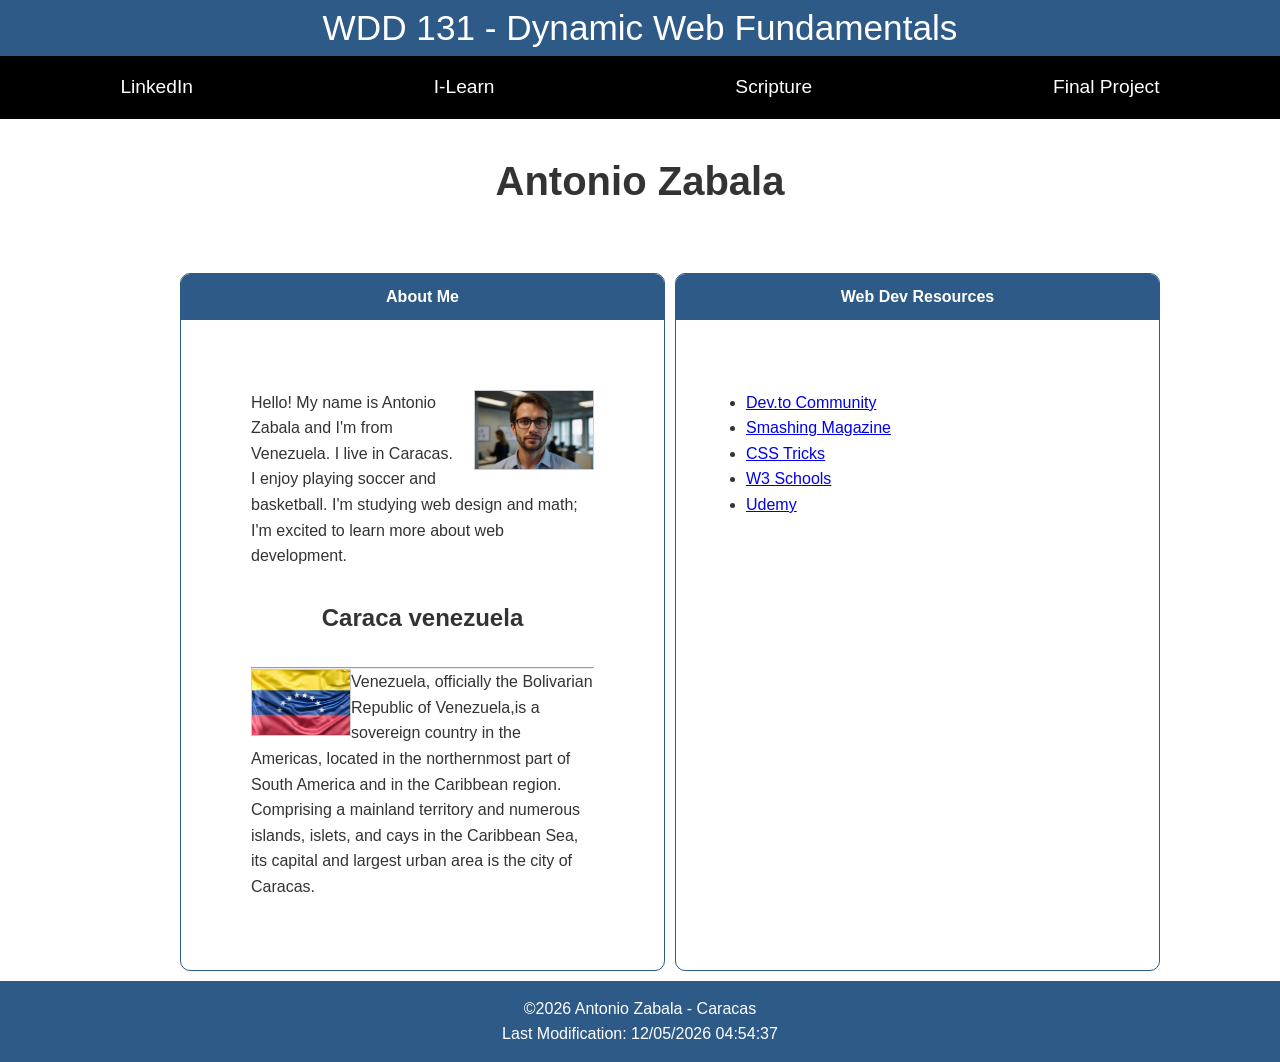
<file: index.html>
<!DOCTYPE html>
<html lang="en">

<head>
    <meta charset="UTF-8">
    <meta name="viewport" content="width=device-width, initial-scale=1.0">
    <title>WDD 131 - Dynamic Web Fundamentals - Antonio Zabala".</title>
    <meta name="description" content="WDD 131 - Dynamic Web Fundamentals - Antonio Zabala">
    <meta name="author" content="Antonio Zabala">

    <script src="scripts/getdates.js" defer></script>
    
    <link rel="preconnect" href="https://fonts.googleapis.com">
    <link rel="preconnect" href="https://fonts.gstatic.com" crossorigin>
    <link href="https://fonts.googleapis.com/css2?family=Roboto:ital,wght@0,100..900;1,100..900&display=swap"
        rel="stylesheet">
    <link rel="stylesheet" href="styles/base.css">

</head>

<body>
    <header>
        <span id="course-title">WDD 131 - Dynamic Web Fundamentals</span>
        <nav>
            <ul>
                <li><a href="https://ve.linkedin.com/">LinkedIn</a></li>
                <li><a href="https://byupw.instructure.com/.">I-Learn</a></li>
                <li><a href="https://www.churchofjesuschrist.org/study/scriptures">Scripture</a></li>
                <li><a href="#">Final Project</a></li>
            </ul>
        </nav>
    </header>
    <main>
        <h1>Antonio Zabala</h1>
        <div class="grid-container">
            <!-- Sección About Me -->
            <section class="card">
                <div class="card-header">About Me</div>
                <div class="card-content">
                    <img src="images/antonio.jpg" alt="Ruby" class="profile-img">
                    <p>Hello! My name is Antonio Zabala and I'm from Venezuela. I live in Caracas. I enjoy playing soccer and basketball. I'm
                    studying web design and math; I'm excited to learn more about web development.
                    </p>
        
                    <h2>Caraca venezuela</h2>
                    <hr>
                    <div class="country-info">
                        <img src="images/flag-venezuela.jpg" alt="flag of venezuela" class="flag">
                        <p>Venezuela, officially the Bolivarian Republic of Venezuela,is a sovereign country in the Americas, located in
                        the northernmost part of South America and in the Caribbean region. Comprising a mainland territory and numerous
                        islands, islets, and cays in the Caribbean Sea, its capital and largest urban area is the city of Caracas.</p>
                    </div>
                </div>
            </section>
        
            <!-- Sección Web Dev Resources -->
            <section class="card">
                <div class="card-header">Web Dev Resources</div>
                <div class="card-content">
                    <ul class="resources-list">
                        <li><a href="https://dev.to/">Dev.to Community</a></li>
                        <li><a href="https://www.smashingmagazine.com/">Smashing Magazine</a></li>
                        <li><a href="https://css-tricks.com/">CSS Tricks</a></li>
                        <li><a href="https://www.w3schools.com/">W3 Schools</a></li>
                        <li><a href="https://www.w3schools.com/">Udemy</a></li>
                    </ul>
                </div>
            </section>
        </div>
    </main>
<footer>
    <p>&copy;<span>2026</span> Antonio Zabala - Caracas</p>
    <p>Last Modification: <span id="lastModified"></span></p>
</footer>

</body>

</html>
</file>
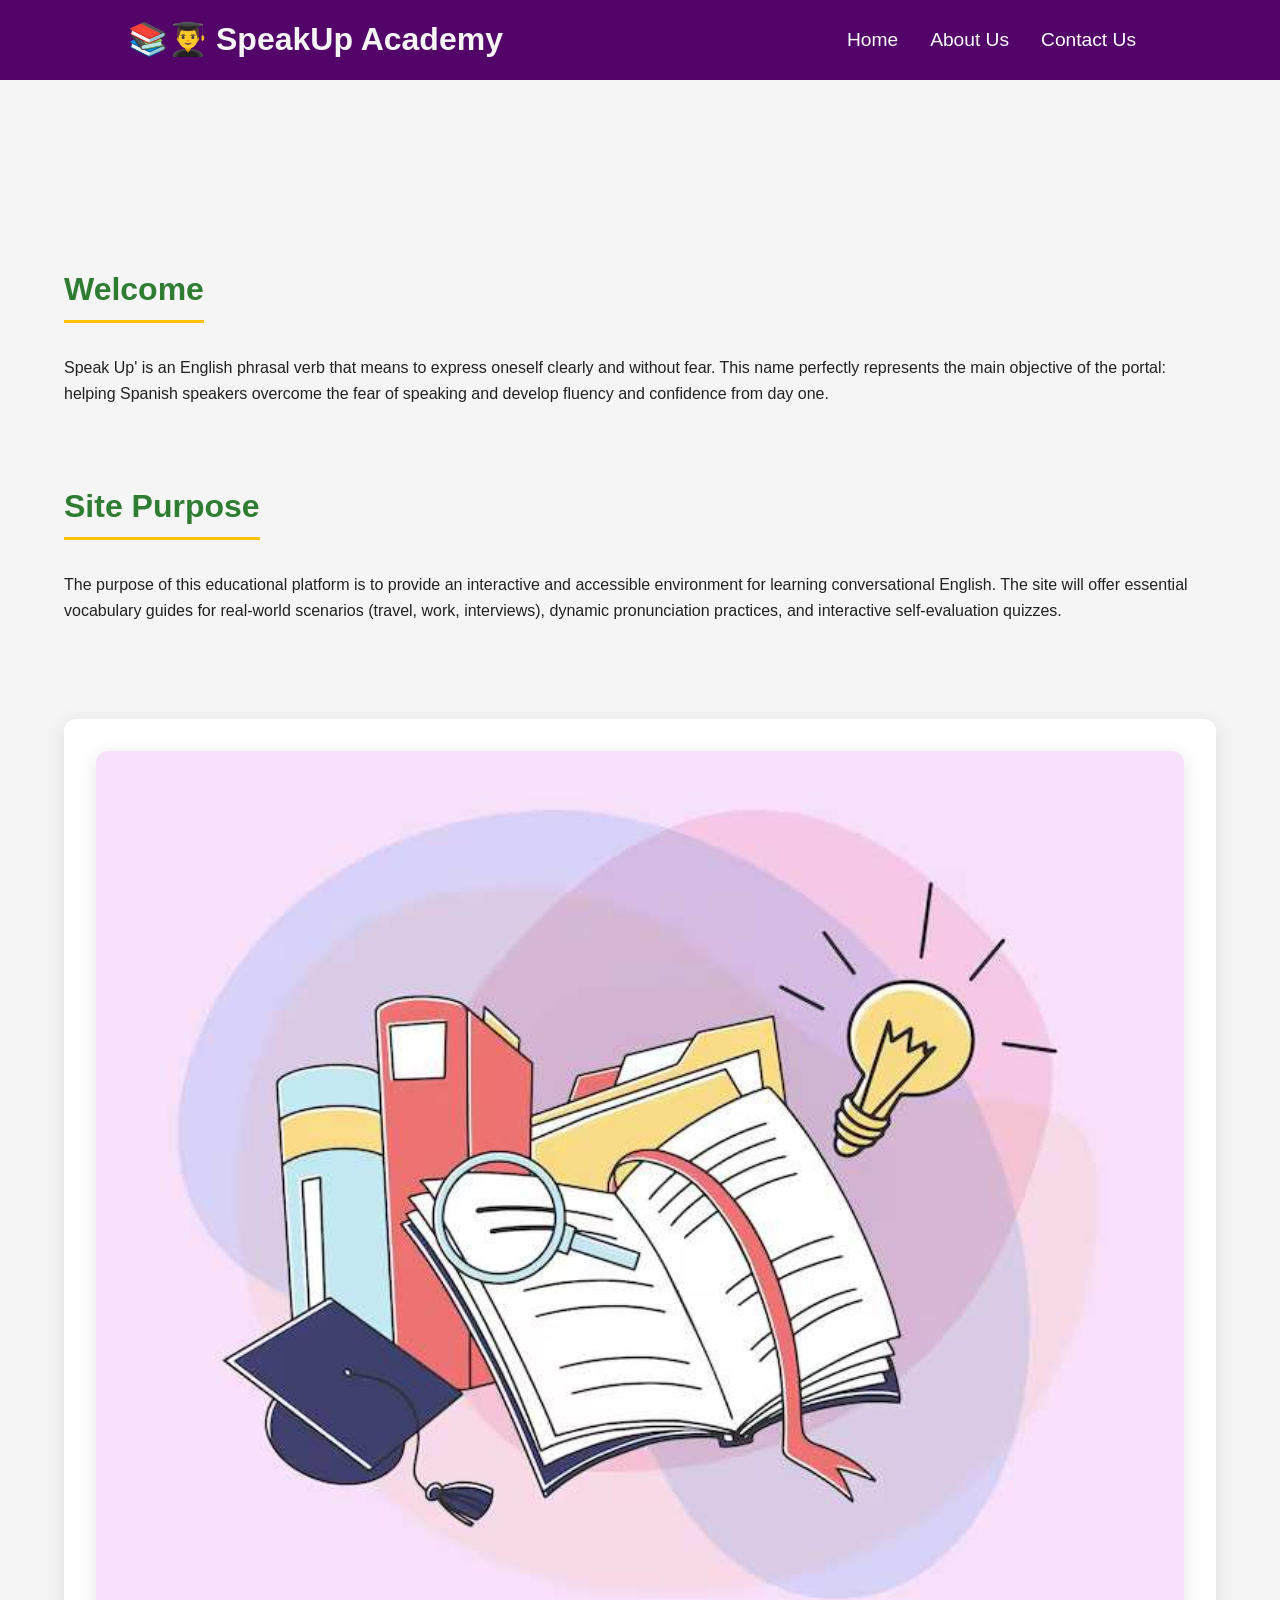
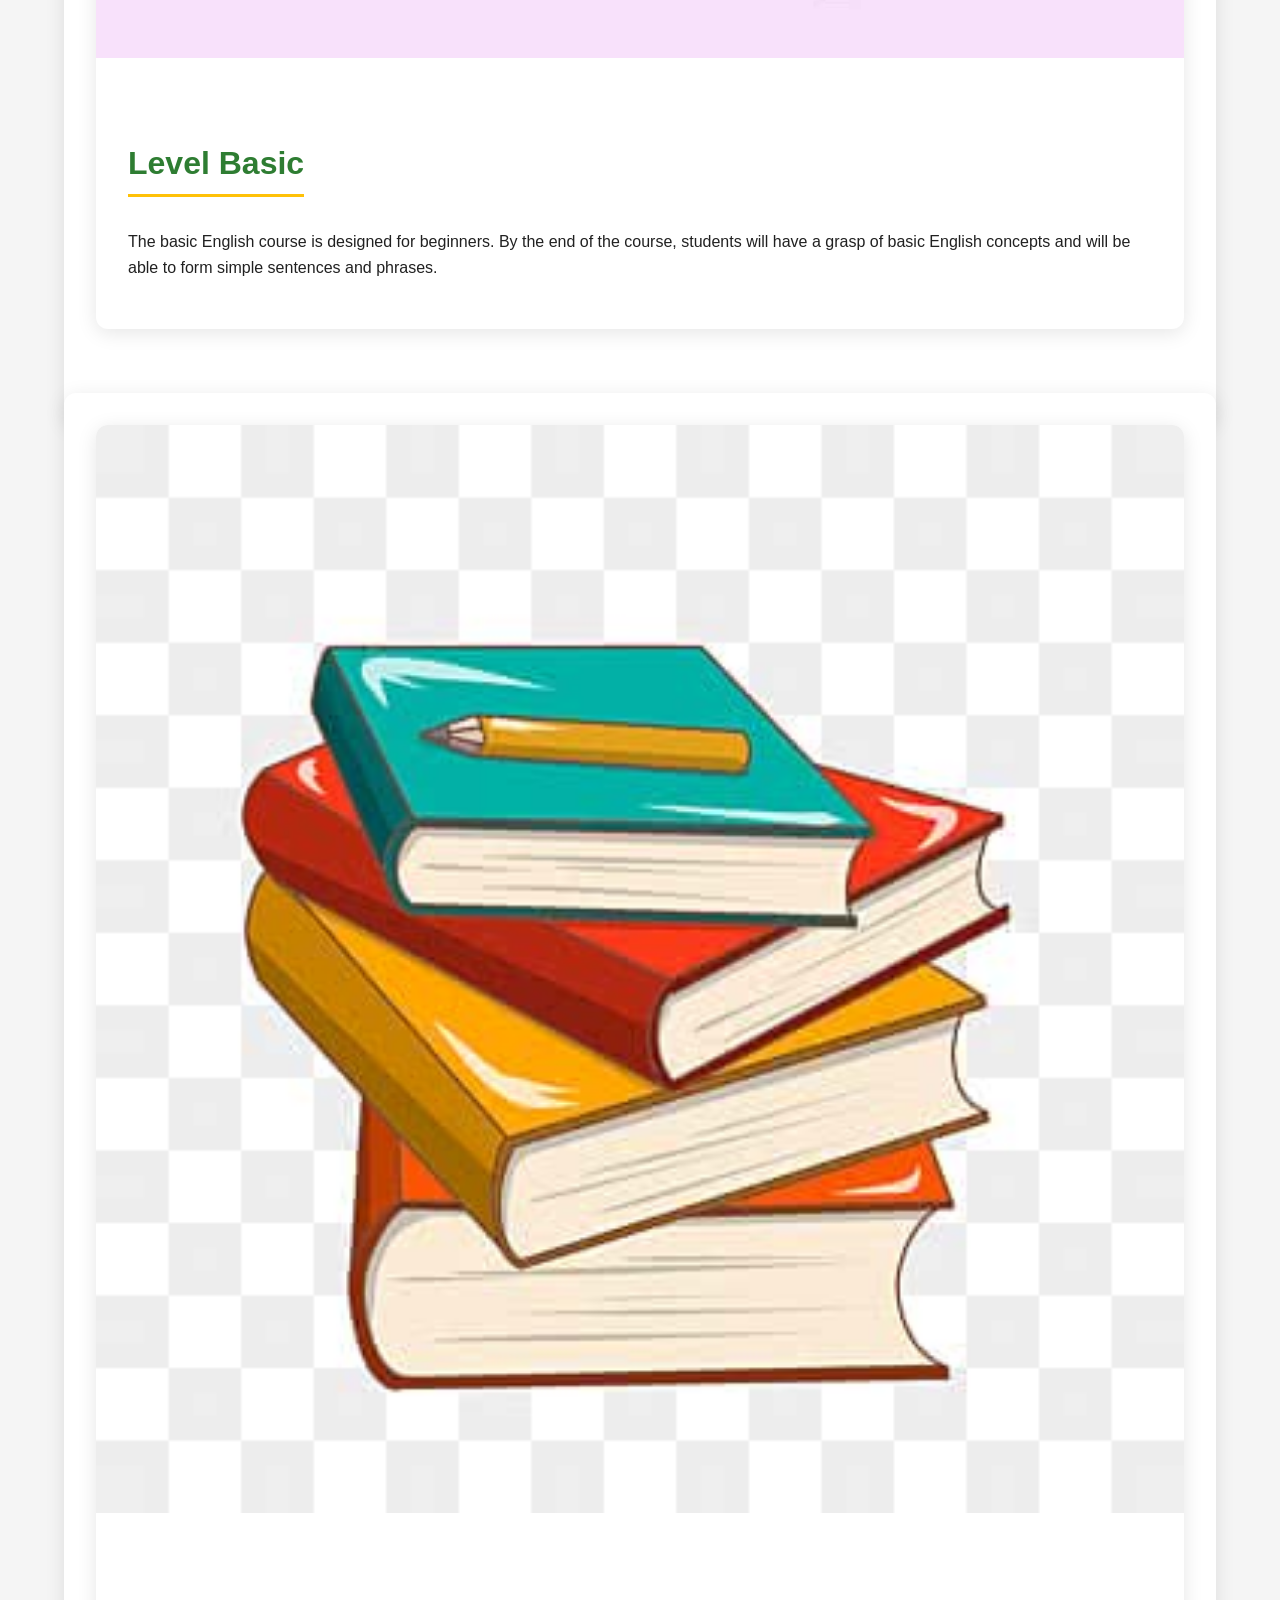
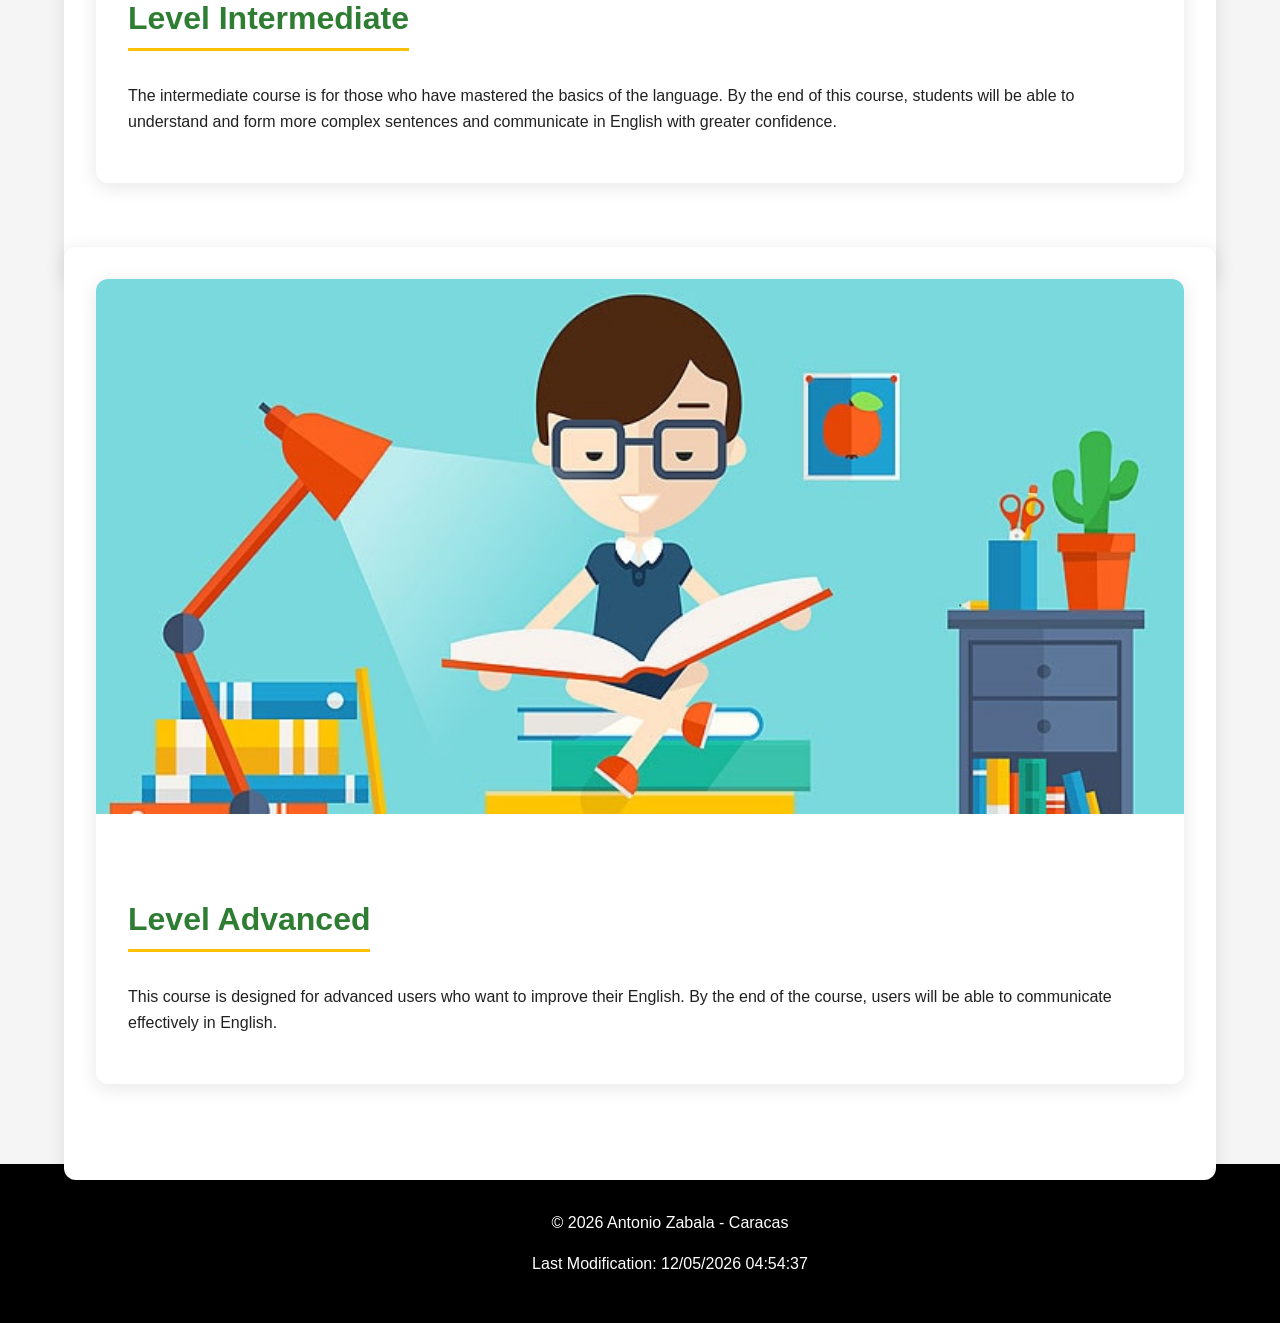
<file: project/index.html>
<!DOCTYPE html>
<html lang="en">
<head>
    <meta charset="UTF-8">
    <meta name="viewport" content="width=device-width, initial-scale=1.0">
    <title>Project Document | Antonio Zabala</title>
    <meta name="description" content="WDD 131 - Dynamic Web Fundamentals - Antonio Zabala">
    <meta name="author" content="Antonio Zabala">
    
    <script src="scripts/main.js" defer></script>
    
    <link rel="preconnect" href="https://fonts.googleapis.com">
    <link rel="preconnect" href="https://fonts.gstatic.com" crossorigin>
    <link href="https://fonts.googleapis.com/css2?family=Roboto:ital,wght@0,100..900;1,100..900&display=swap"
        rel="stylesheet">
    
    <link rel="stylesheet" href="styles/main.css">
</head>
<body>
<header>
    <div class="logo">
        <span class="logo-icon">📚👨‍🎓</span>
        <span class="logo-text">SpeakUp Academy</span>
    </div>
    <button id="menu" aria-label="Open navigation menu" aria-expanded="false">☰</button>
    <nav aria-label="Main Navigation">
        <ul>
            <li><a href="index.html">Home</a></li>
            <li><a href="about.html">About Us</a></li>
            <li><a href="contact.html">Contact Us</a></li>
        </ul>
    </nav>
</header>
<main>
    <section class="hero">
        <div class="hero-content"><h1>Master English Open Doors to the World</h1></div>
    </section>
<div class="container-grid">
    <!-- Fila 1 -->
    <div class="welcome">
        <h2>Welcome</h2>
        <p>Speak Up' is an English phrasal verb that means to express oneself clearly
            and without fear. This name perfectly represents the main objective of the portal: helping Spanish speakers
            overcome the fear of speaking and develop fluency and confidence from day one.</p>
    </div>

    <!-- Fila 2 -->
    <div class="site">
        <h2>Site Purpose</h2>
        <p>The purpose of this educational platform is to provide an interactive and accessible environment for learning
            conversational English. The site will offer essential vocabulary guides for real-world scenarios (travel,
            work,
            interviews), dynamic pronunciation practices, and interactive self-evaluation quizzes.</p>
    </div>
</div>
<div class="container">
    <div class="col">
        <div class="card">
            <img src="images/libro.jpg" alt="Portada de libro básico" class="card-img-top" loading="lazy" width="500"
                height="350">
            <div class="card-body">
                <h3>Level Basic</h3>
                <p class="card-text">The basic English course is designed for beginners. By the end of the course,
                    students will have a grasp of basic
                    English concepts and will be able to form simple sentences and phrases.</p>
            </div>
        </div>
    </div>
    <div class="col">
        <div class="card">
            <img src="images/book.jpg" alt="Portada de libro intermedio" class="card-img-top" loading="lazy" width="500"
                height="350">
            <div class="card-body">
                <h3>Level Intermediate</h3>
                <p class="card-text">The intermediate course is for those who have mastered the basics of the language.
                    By the end of this course, students
                    will be able to understand and form more complex sentences and communicate in English with greater
                    confidence.</p>
            </div>
        </div>
    </div>
    <div class="col">
        <div class="card">
            <img src="images/read.jpg" alt="Portada de libro avanzado" class="card-img-top" loading="lazy" width="500"
                height="350">
            <div class="card-body">
                <h3>Level Advanced</h3>
                <p class="card-text">This course is designed for advanced users who want to improve their English. By
                    the end of the course, users will be
                    able to communicate effectively in English.</p>
            </div>
        </div>
    </div>
</div> 
</main>
<footer>
    <p>&copy; <span id="currentYear"></span> Antonio Zabala - Caracas</p>
    <p>Last Modification: <span id="lastModified"></span></p>
</footer>
</body>
</html>
</file>
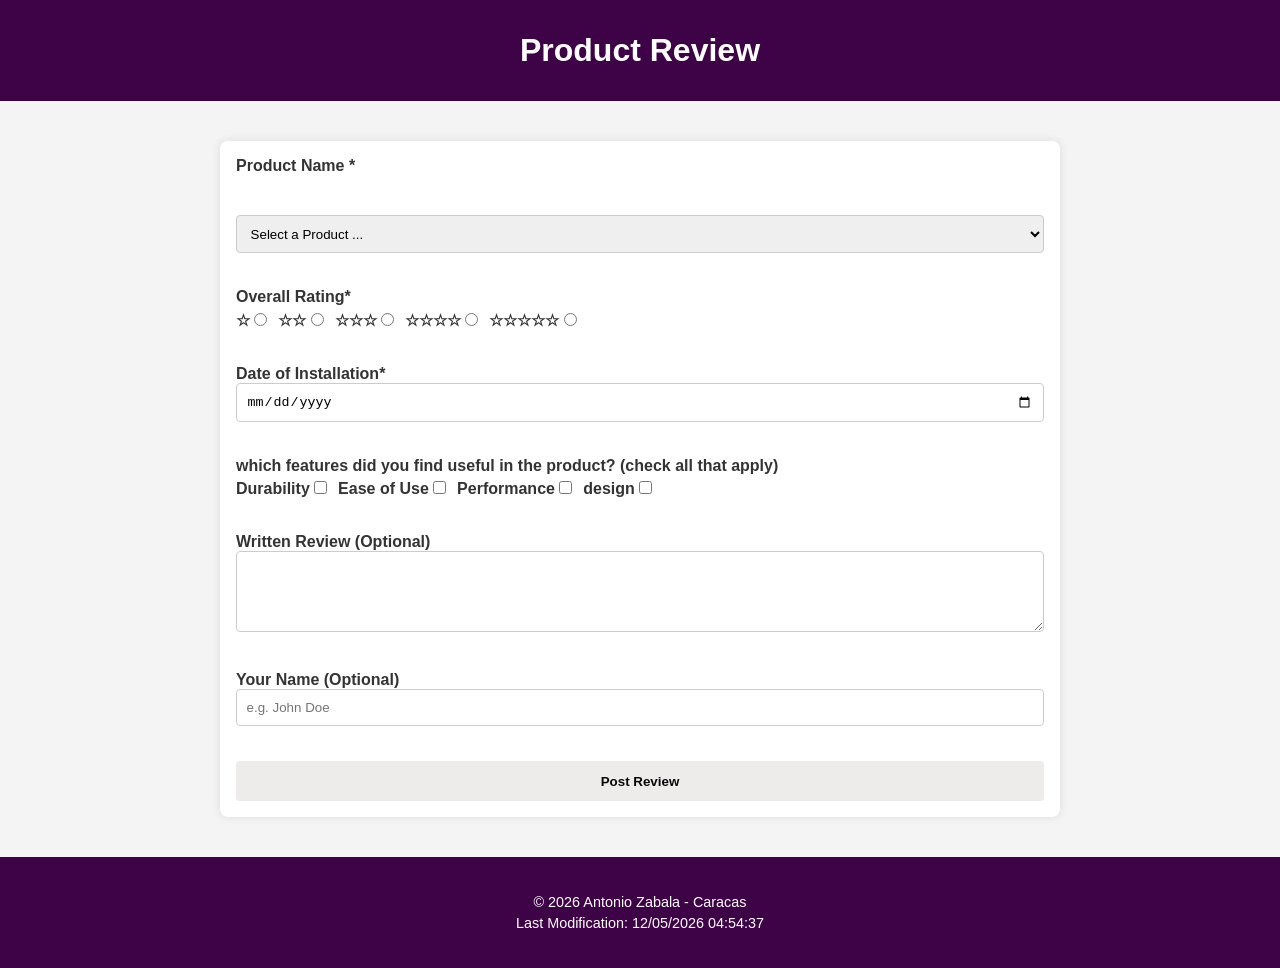
<file: form.html>
<!DOCTYPE html>
<html lang="en">
<head>
    <meta charset="UTF-8">
    <meta name="viewport" content="width=device-width, initial-scale=1.0">
    <title>WDD 131 - Dynamic Web Fundamentals - Antonio Zabala".</title>
    <meta name="description" content="WDD 131 - Dynamic Web Fundamentals - Antonio Zabala">
    <meta name="author" content="Antonio Zabala">
    
    <script src="scripts/form.js" defer></script>
    
    <link rel="preconnect" href="https://fonts.googleapis.com">
    <link rel="preconnect" href="https://fonts.gstatic.com" crossorigin>
    <link href="https://fonts.googleapis.com/css2?family=Roboto:ital,wght@0,100..900;1,100..900&display=swap"
        rel="stylesheet">
    
    <link rel="stylesheet" href="styles/form.css">
</head>
<body>
<header>
    <h1>Product Review</h1>
</header>
<main>
    <form method="get" action="review.html">
        <label for="product">Product Name <span class="required">*</span></label>
        <select id="product" name="product" required>

            <option value="" disabled selected>Select a Product ...</option>

        </select>
        <fieldset>
        <legend class="rating-fieldset">Overall Rating<span class="required">*</span></legend>
        <label for="star1">☆</label>
        <input type="radio" id="star1" name="Rating" value="1" required>
        <label for="star2">☆☆</label>
        <input type="radio" id="star2" name="Rating" value="2" required>
        <label for="star3">☆☆☆</label>
        <input type="radio" id="star3" name="Rating" value="3" required>
        <label for="star4">☆☆☆☆</label>
        <input type="radio" id="star4" name="Rating" value="4" required>
        <label for="star5">☆☆☆☆☆</label>
        <input type="radio" id="star5" name="Rating" value="5" required>
            
        </fieldset>
        <fieldset>
            <label for="date-installation">Date of Installation<span class="required">*</span></label>
            <input type="date" id="date-installation" name="date-installation" required>
        </fieldset>

        <fieldset>
            <legend>which features did you find useful in the product?
                (check  all that apply)</legend>
                <label for="durability">Durability</label>
                <input type="checkbox"  id="durability" name="editing" value="yes">

                <label for="ease">Ease of Use</label>
                <input type="checkbox" id="ease" name="editing" value="yes">

                <label for="performance">Performance</label>
                <input type="checkbox" id="performance" name="editing" value="yes">

                <label for="design">design</label>
                <input type="checkbox" id="design" name="editing" value="yes">
                

        </fieldset>
<fieldset>
   <label for="review"> Written Review (Optional)</label>
   <textarea name="review" id="review" rows="4" cols="200"></textarea>
</fieldset>
<fieldset>
    <label for="user_name">Your Name (Optional)</label>
    <input type="text" id="user_name" name="user_name" placeholder="e.g. John Doe">
</fieldset>

<input type="submit" value="Post Review">
    </form>
</main>
<footer>
    <p>&copy; <span id="currentYear"></span> Antonio Zabala - Caracas</p>
    <p>Last Modification: <span id="lastModified"></span></p>
</footer>   
</body>
</html>
</file>
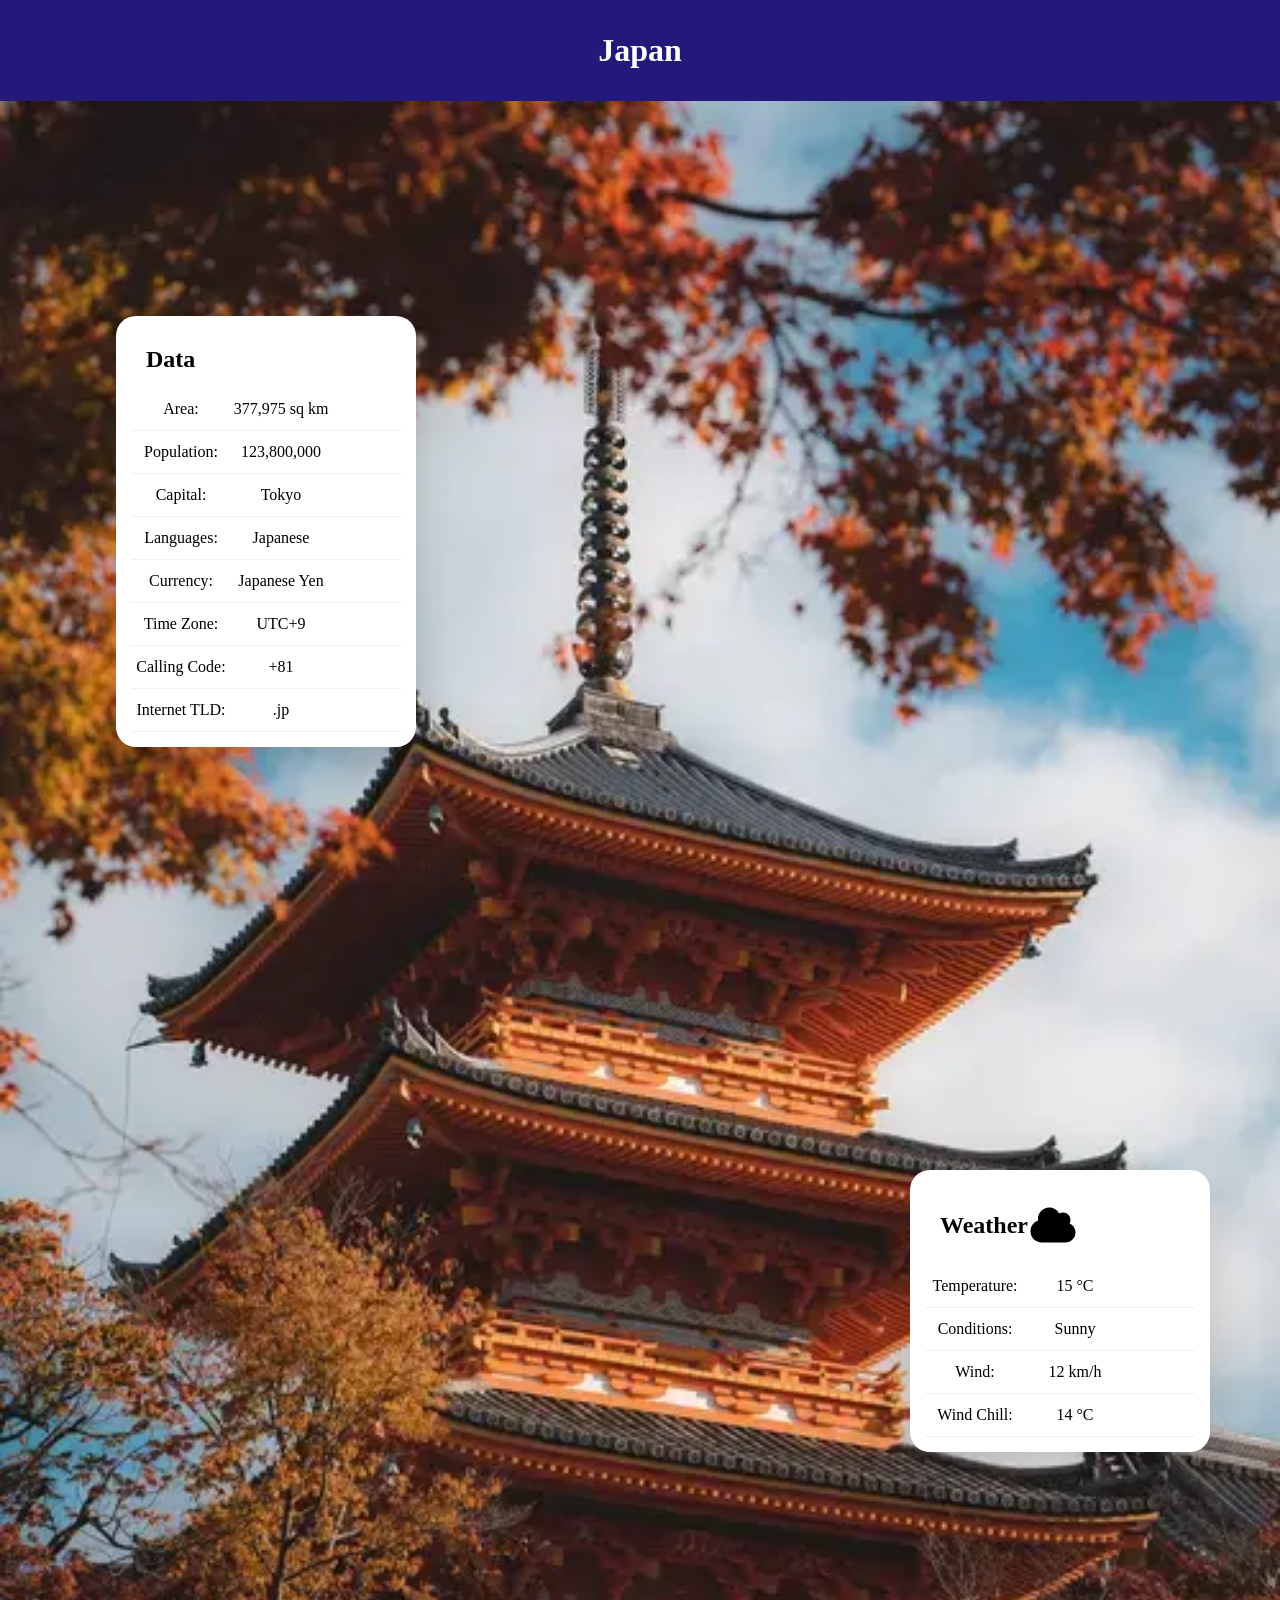
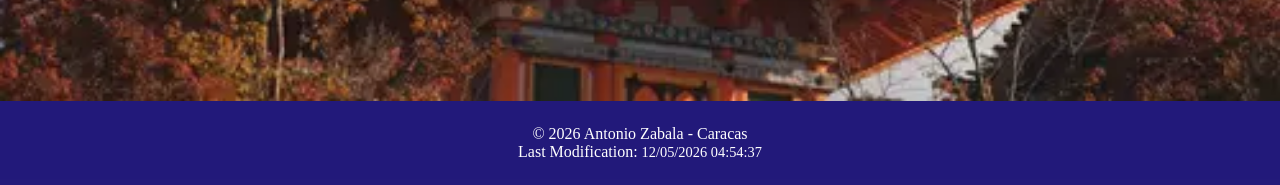
<file: place.html>
<!DOCTYPE html>
<html lang="en-US">
<head>
    <meta charset="UTF-8">
    <meta name="viewport" content="width=device-width, initial-scale=1.0">
    <title>Temple Album | Antonio Zabala</title>
    <meta name="description" content="WDD 131 - Dynamic Web Fundamentals - Antonio Zabala">
    <meta name="author" content="Antonio Zabala">
    <script src="scripts/place.js" defer></script>
    <link rel="preconnect" href="https://fonts.googleapis.com">
    <link rel="preconnect" href="https://fonts.gstatic.com" crossorigin>
    <link href="https://fonts.googleapis.com/css2?family=Roboto:ital,wght@0,100..900;1,100..900&display=swap"
        rel="stylesheet">

<link rel="stylesheet" href="styles/place.css">
<link rel="stylesheet" href="styles/large-place.css">

</head>
<body>
    <header><h1>Japan</h1></header>
    <main class="container">
    <div class="hero-section">
        <picture class="hero">
            <source srcset="images/large.webp" media="(min-width: 1000px)">
            <source srcset="images/medium.webp" media="(min-width: 550px)">
            <img src="images/small.webp" alt="Tokyo Tower - Japan" width="1500" height="750"> 
        </picture>
    </div>
    <section class="data-card">
        <div class="card-title"><h2>Data</h2></div>

    <div class="row">
        <div class="col">Area:</div>
        <div class="col">377,975 sq km</div>
    </div>
    <div class="row">
        <div class="col">Population:</div>
        <div class="col">123,800,000</div>
    </div>
    <div class="row">
        <div class="col">Capital:</div>
        <div class="col">Tokyo</div>
    </div>
    <div class="row">
        <div class="col">Languages:</div>
        <div class="col">Japanese</div>
    </div>
    <div class="row">
        <div class="col">Currency:</div>
        <div class="col">Japanese Yen</div>
    </div>
    <div class="row">
        <div class="col">Time Zone:</div>
        <div class="col">UTC+9</div>
    </div>
    <div class="row">
        <div class="col">Calling Code:</div>
        <div class="col">+81</div>
    </div>
    <div class="row">
        <div class="col">Internet TLD:</div>
        <div class="col">.jp</div>
    </div>
</section>
<section class="card weather">
    <div class="card-title"><h2>Weather</h2>
        <img src="images/cloud-solid-full.svg" alt="weather icon" width="50" class="weather-icon">
    </div>
       

        <div class="row">
            <div class="col">Temperature:</div>
            <div class="col">15 °C</div>
        </div>
        <div class="row">
            <div class="col">Conditions:</div>
            <div class="col">Sunny</div>
        </div>
        <div class="row">
            <div class="col">Wind:</div>
            <div class="col">12 km/h</div>
        </div>
        <div class="row">
            <div class="col">Wind Chill:</div>
            <div class="col">14 °C</div>
        </div>
        </section>
    </main>
    <footer>
        <p>&copy; <span id="currentYear"></span> Antonio Zabala - Caracas</p>
        <p>Last Modification: <span id="lastModified"></span></p>
    </footer>
    
</body>
</html>
</file>
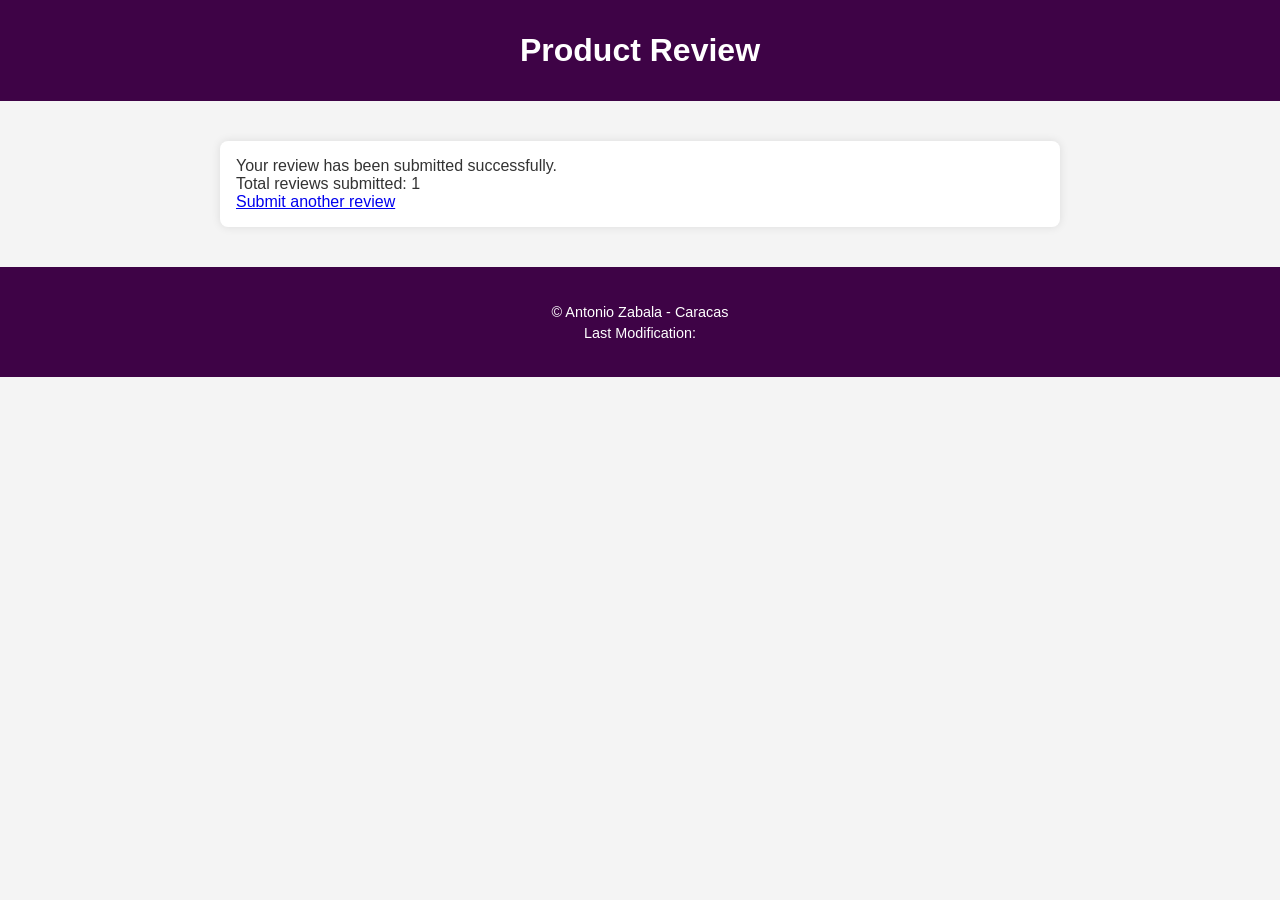
<file: review.html>
<!DOCTYPE html>
<html lang="en">
<head>
    <meta charset="UTF-8">
    <meta name="viewport" content="width=device-width, initial-scale=1.0">
    <title>review confirmation</title>
    <link rel="stylesheet" href="styles/form.css">
    <script>document.addEventListener("DOMContentLoaded", () => {

            let reviewCount = parseInt(localStorage.getItem("reviewCounter")) || 0;
            reviewCount += 1;
            localStorage.setItem("reviewCounter", reviewCount);
            const displayElement = document.getElementById("reviewDisplay");
            if (displayElement) {
                displayElement.textContent = reviewCount;
            }
        });</script>
</head>
    <body>
        <header>
            <h1>Product Review</h1>
        </header>
        <main>
            <p>Your review has been submitted successfully.</p>

            <p>Total reviews submitted: <span id="reviewDisplay">0</span></p>
            <a href="form.html">Submit another review</a>
        </main>
        <footer>
            <p>&copy; <span id="currentYear"></span> Antonio Zabala - Caracas</p>
            <p>Last Modification: <span id="lastModified"></span></p>
        </footer>
    
</body>
</html>
</file>
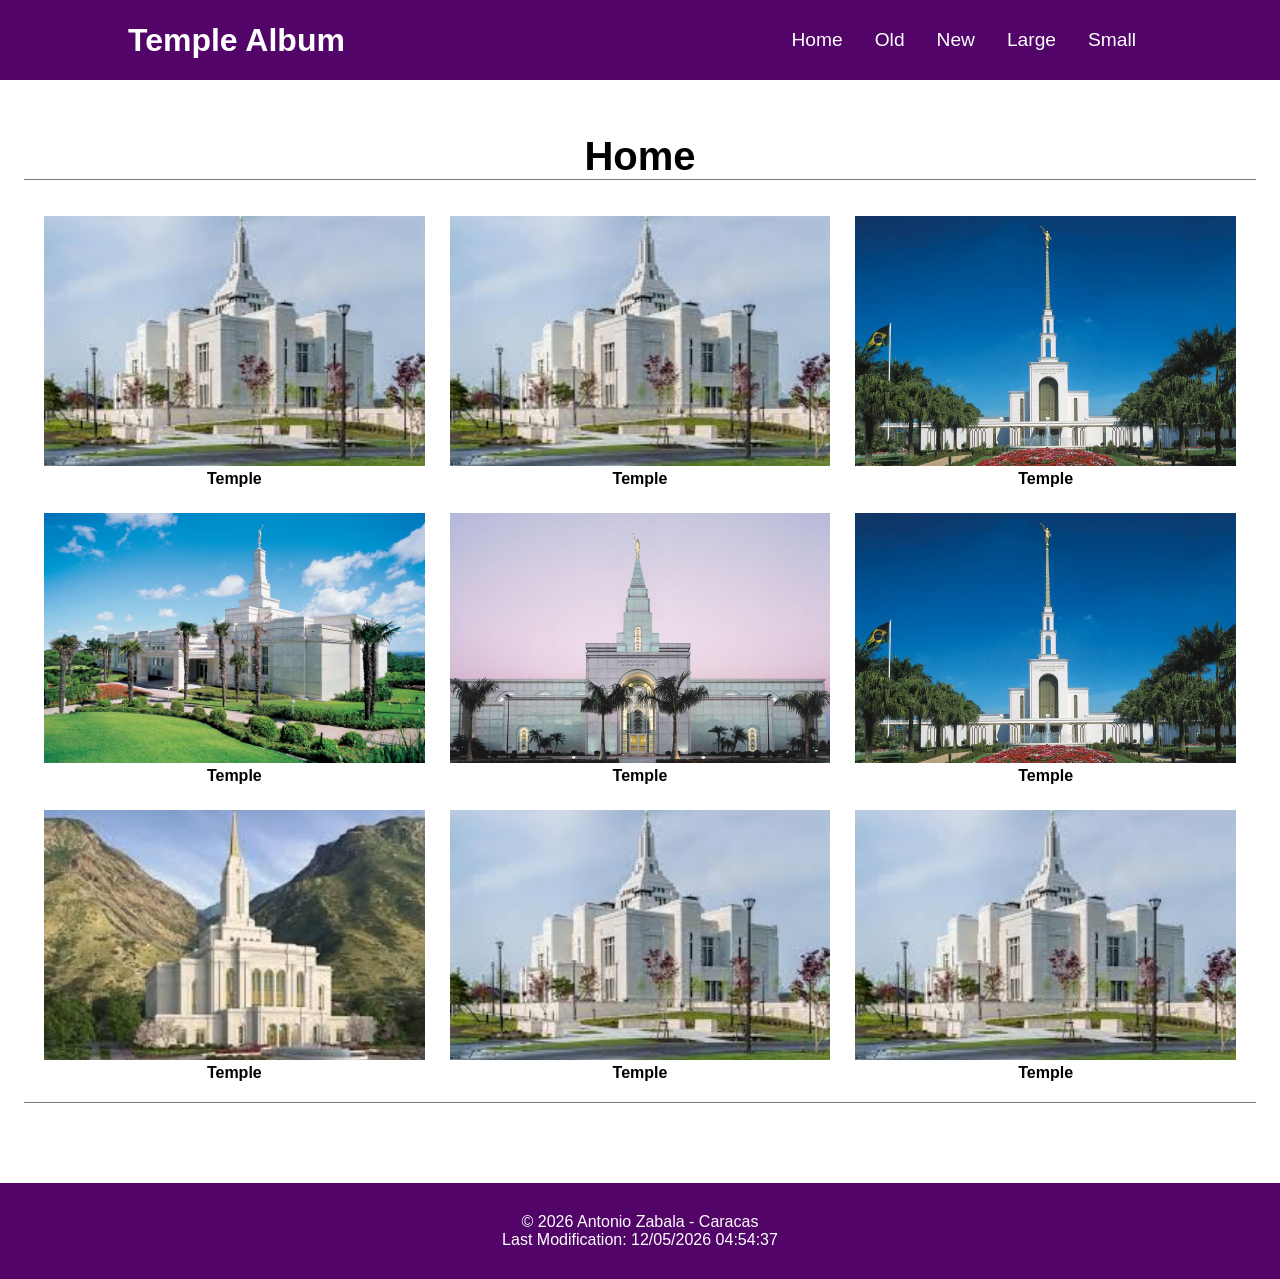
<file: temples.html>
<!DOCTYPE html>
<html lang="en">
<head>
    <meta charset="UTF-8">
    <meta name="viewport" content="width=device-width, initial-scale=1.0">
    <title>Temple Album | Antonio Zabala</title>
    <meta name="description" content="WDD 131 - Dynamic Web Fundamentals - Antonio Zabala">
    <meta name="author" content="Antonio Zabala">
    
    <script src="scripts/temples.js" defer></script>
    
    <link rel="preconnect" href="https://fonts.googleapis.com">
    <link rel="preconnect" href="https://fonts.gstatic.com" crossorigin>
    <link href="https://fonts.googleapis.com/css2?family=Roboto:ital,wght@0,100..900;1,100..900&display=swap"
        rel="stylesheet">
    
    <link rel="stylesheet" href="styles/temples.css">
    <link rel="stylesheet" href="styles/temples-large.css">
    

</head>
<body>
    <header>
        <h1>Temple Album</h1>
        <button id="menu" aria-label="Open navigation menu" aria-expanded="false">☰</button>
        <nav aria-label="Main Navigation">
            <ul>
                <li><a href="#" class="active">Home</a></li>
                <li><a href="#">Old</a></li>
                <li><a href="#">New</a></li>
                <li><a href="#">Large</a></li>
                <li><a href="#">Small</a></li>
            </ul>
        </nav>
    </header>
<main>
    <section>
        
        <h2 class="stdlf">Home</h2>
        <div class="container stdlf">
            <figure>
                <img class="hover" src="images/japon.jpg" alt="Cinque Terre">
                <figcaption>Temple</figcaption>
            </figure>

                <figure>
                    <img class="hover" src="images/japon.jpg" alt="Cinque Terre">
                    <figcaption>Temple</figcaption>
                </figure>
                
                    <figure>
                        <img class="hover"
                            src="images/saopaulo.jpg"
                            loading="lazy" alt="Barranquilla Columbia Temple">
                        <figcaption>Temple</figcaption>
                    </figure>
                    
                        <figure>
                            <img class="hover"
                                src="images/portoalegre.jpg"
                                loading="lazy"  alt="Barranquilla Columbia Temple">
                            <figcaption>Temple</figcaption>
                        </figure>
                        
                            <figure>
                                <img class="hover"
                                    src="images/temple.jpg"
                                    loading="lazy"  alt="Barranquilla Columbia Temple">
                                <figcaption>Temple</figcaption>
                            </figure>
        
            <figure>
                <img class="hover"
                    src="images/saopaulo.jpg"
                    loading="lazy"  alt="Barranquilla Columbia Temple">
                <figcaption>Temple</figcaption>
            </figure>
            
                <figure>
                    <img class="hover"
                        src="images/utah.jpg"
                        loading="lazy" alt="Barranquilla Columbia Temple">
                    <figcaption>Temple</figcaption>
                </figure>
                
                    <figure>
                        <img class="hover"
                            src="images/japon.jpg"
                            loading="lazy" alt="Barranquilla Columbia Temple">
                        <figcaption>Temple</figcaption>
                    </figure>
                        <figure>
                            <img class="hover"
                                src="images/japon.jpg"
                                loading="lazy"  alt="Barranquilla Columbia Temple">
                            <figcaption>Temple</figcaption>
                        </figure>
    </div>
    </section>
    </main>
    <footer>
        <p>&copy; <span id="currentYear"></span> Antonio Zabala - Caracas</p>
        <p>Last Modification: <span id="lastModified"></span></p>
    </footer>
</body>
    

</html>
</file>
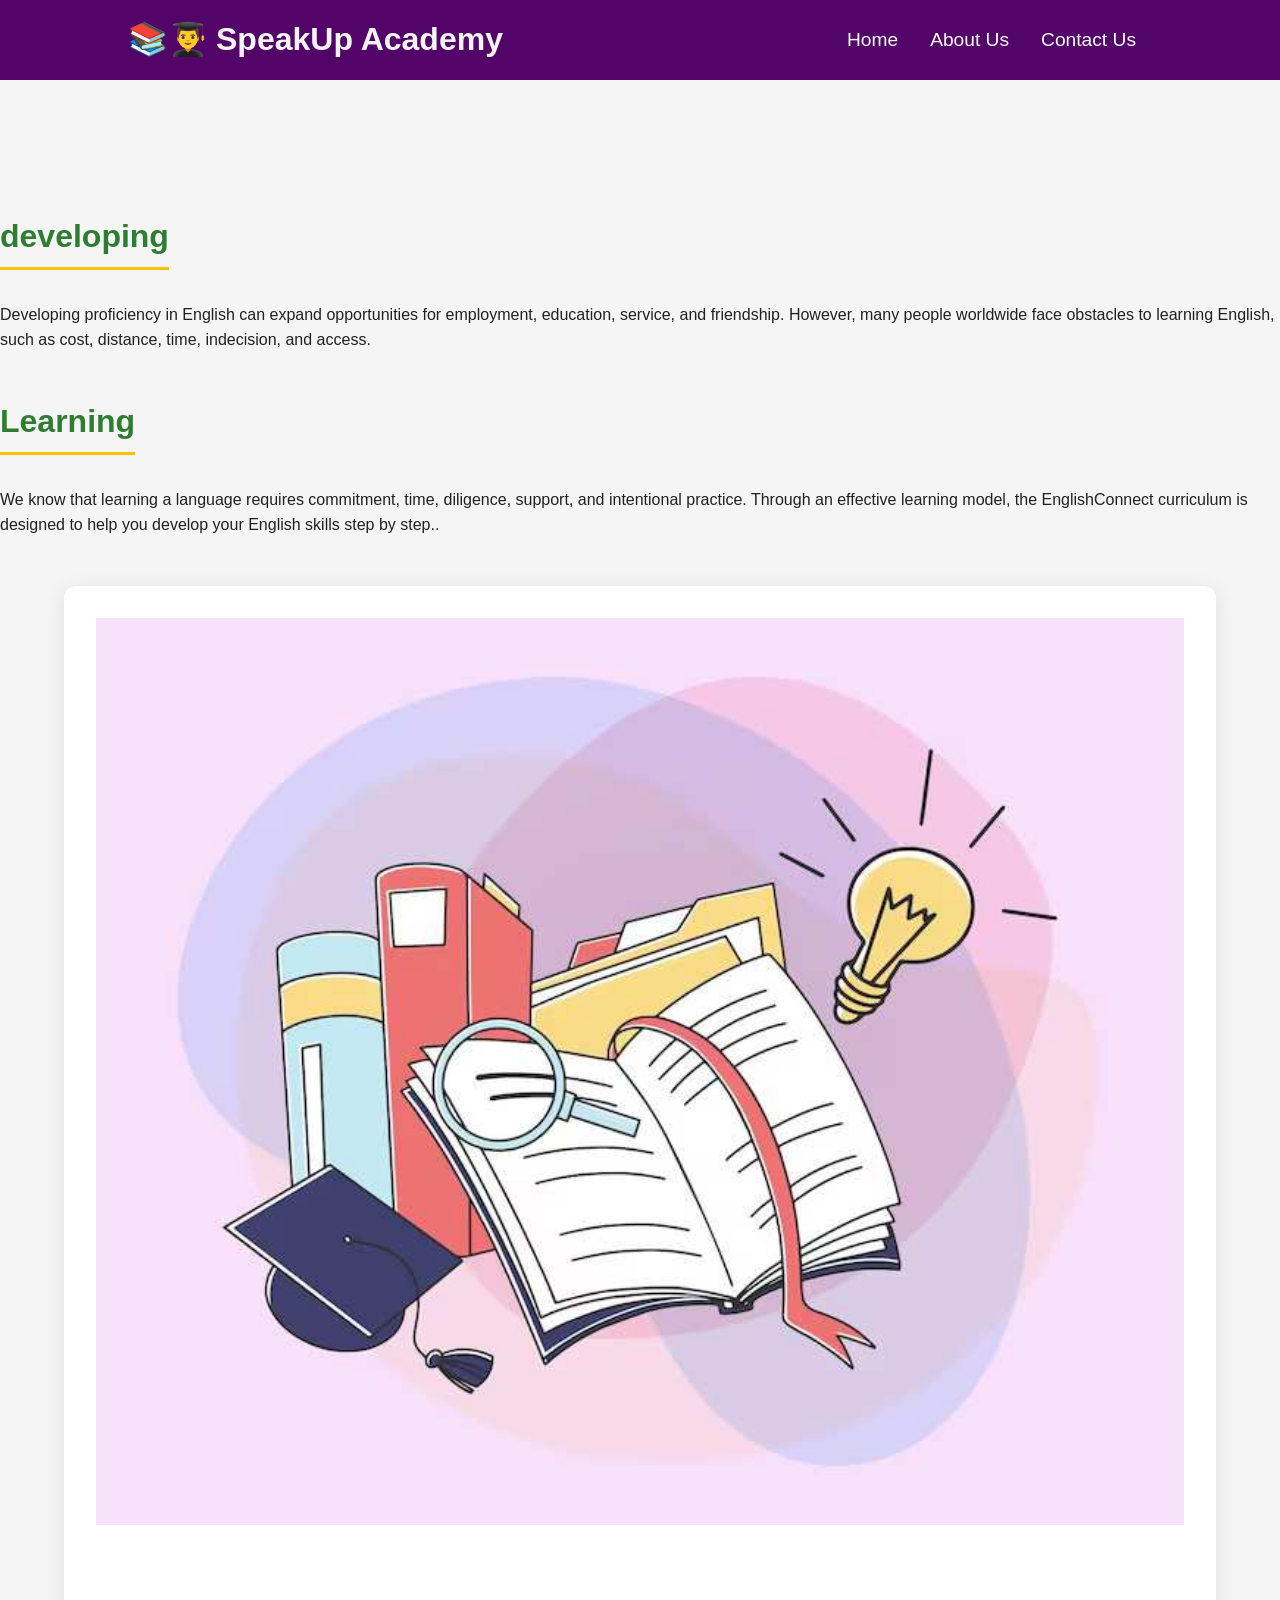
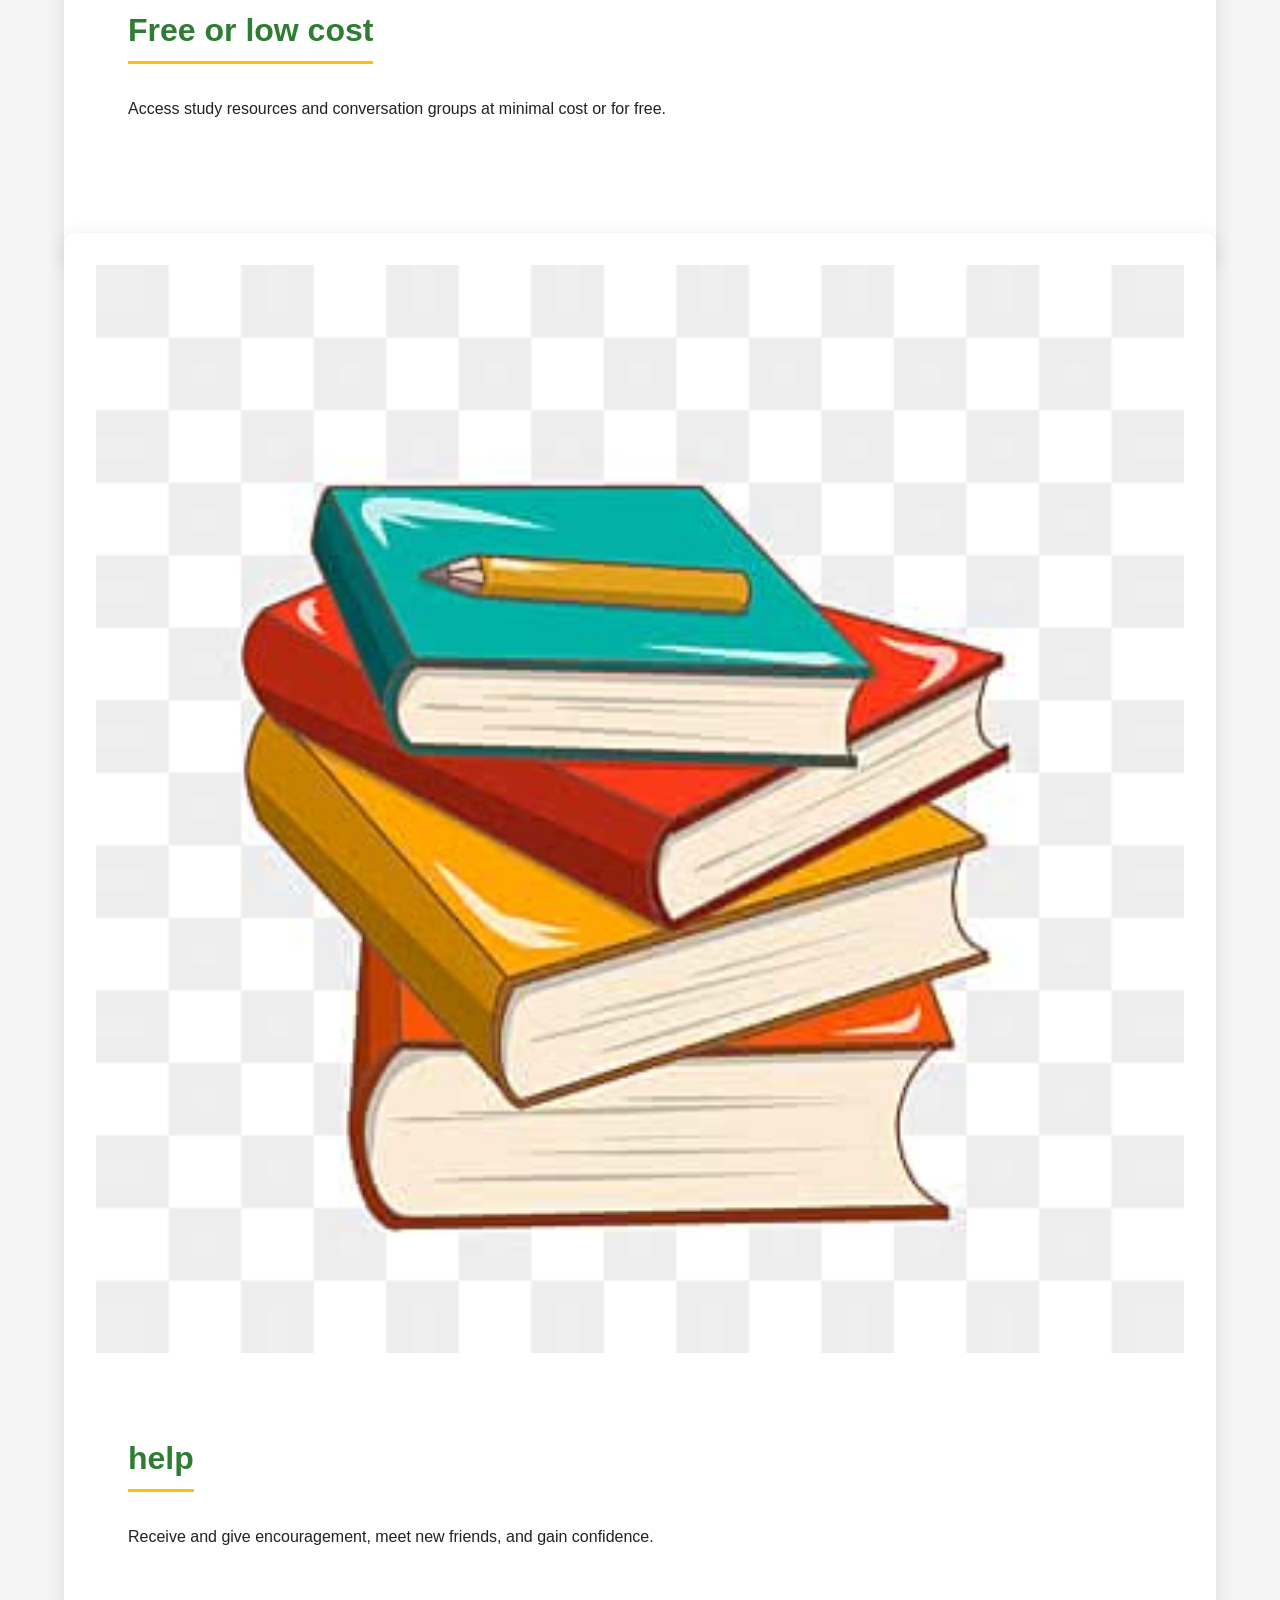
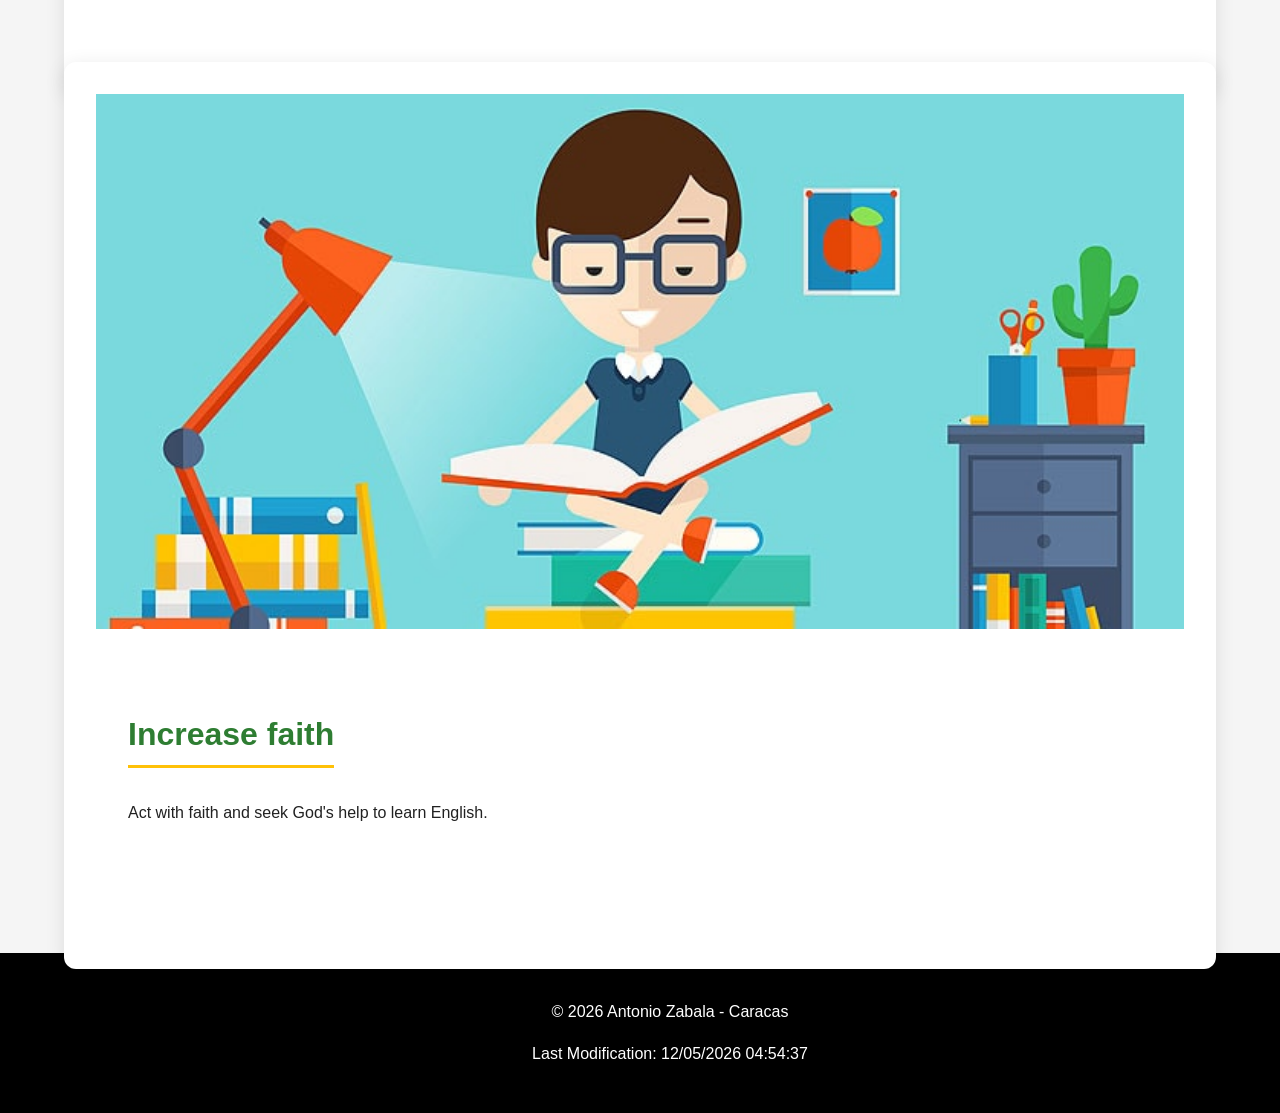
<file: project/about.html>
<!DOCTYPE html>
<html lang="en">

<head>
    <meta charset="UTF-8">
    <meta name="viewport" content="width=device-width, initial-scale=1.0">
    <title>Project Document | Antonio Zabala</title>
    <meta name="description" content="WDD 131 - Dynamic Web Fundamentals - Antonio Zabala">
    <meta name="author" content="Antonio Zabala">

    <script src="scripts/main.js" defer></script>

    <link rel="preconnect" href="https://fonts.googleapis.com">
    <link rel="preconnect" href="https://fonts.gstatic.com" crossorigin>
    <link href="https://fonts.googleapis.com/css2?family=Roboto:ital,wght@0,100..900;1,100..900&display=swap"
        rel="stylesheet">

    <link rel="stylesheet" href="styles/main.css">
</head>

<body>
    <header>
        <div class="logo">
            <span class="logo-icon">📚👨‍🎓</span>
            <span class="logo-text">SpeakUp Academy</span>
        </div>
        <button id="menu" aria-label="Open navigation menu" aria-expanded="false">☰</button>
        <nav aria-label="Main Navigation">
            <ul>
                <li><a href="index.html">Home</a></li>
                <li><a href="about.html">About Us</a></li>
                <li><a href="contact.html">Contact Us</a></li>
            </ul>
        </nav>
    </header>
    <main>
        <section class="hero">
            <div class="hero-content">
                <h1>Master English Open Doors to the World</h1>
            </div>
        </section>
        <div class="contac">
            <!-- Fila 1 -->
            <div class="learning">
                <h2>developing</h2>
                <p>Developing proficiency in English can expand opportunities for employment, education, service, and friendship. However,
                many people worldwide face obstacles to learning English, such as cost, distance, time, indecision, and access.</p>
            </div>

            <!-- Fila 2 -->
            <div class="learning">
                <h2>Learning</h2>
                <p>We know that learning a language requires commitment, time, diligence, support, and intentional practice. Through an
                effective learning model, the EnglishConnect curriculum is designed to help you develop your English skills step by
                step..</p>
            </div>
        </div>
        <div class="container">
            <div class="col">
                <div class="car">
                    <img src="images/libro.jpg" alt="Portada de libro básico" class="card-img-top" loading="lazy"
                        width="500" height="350">
                    <div class="card-body">
                        <h3>Free or low cost</h3>
                        <p class="card-text">Access study resources and conversation groups at minimal cost or for free.</p>
                    </div>
                </div>
            </div>
            <div class="col">
                <div class="car">
                    <img src="images/book.jpg" alt="Portada de libro intermedio" class="card-img-top" loading="lazy"
                        width="500" height="350">
                    <div class="card-body">
                        <h3>help</h3>
                        <p class="card-text">Receive and give encouragement, meet new friends, and gain confidence.</p>
                    </div>
                </div>
            </div>
            <div class="col">
                <div class="car">
                    <img src="images/read.jpg" alt="Portada de libro avanzado" class="card-img-top" loading="lazy"
                        width="500" height="350">
                    <div class="card-body">
                        <h3>Increase faith</h3>
                        <p class="card-text">Act with faith and seek God's help to learn English.</p>
                    </div>
                </div>
            </div>
        </div>
    </main>
    <footer>
        <p>&copy; <span id="currentYear"></span> Antonio Zabala - Caracas</p>
        <p>Last Modification: <span id="lastModified"></span></p>
    </footer>
</body>

</html>
</file>
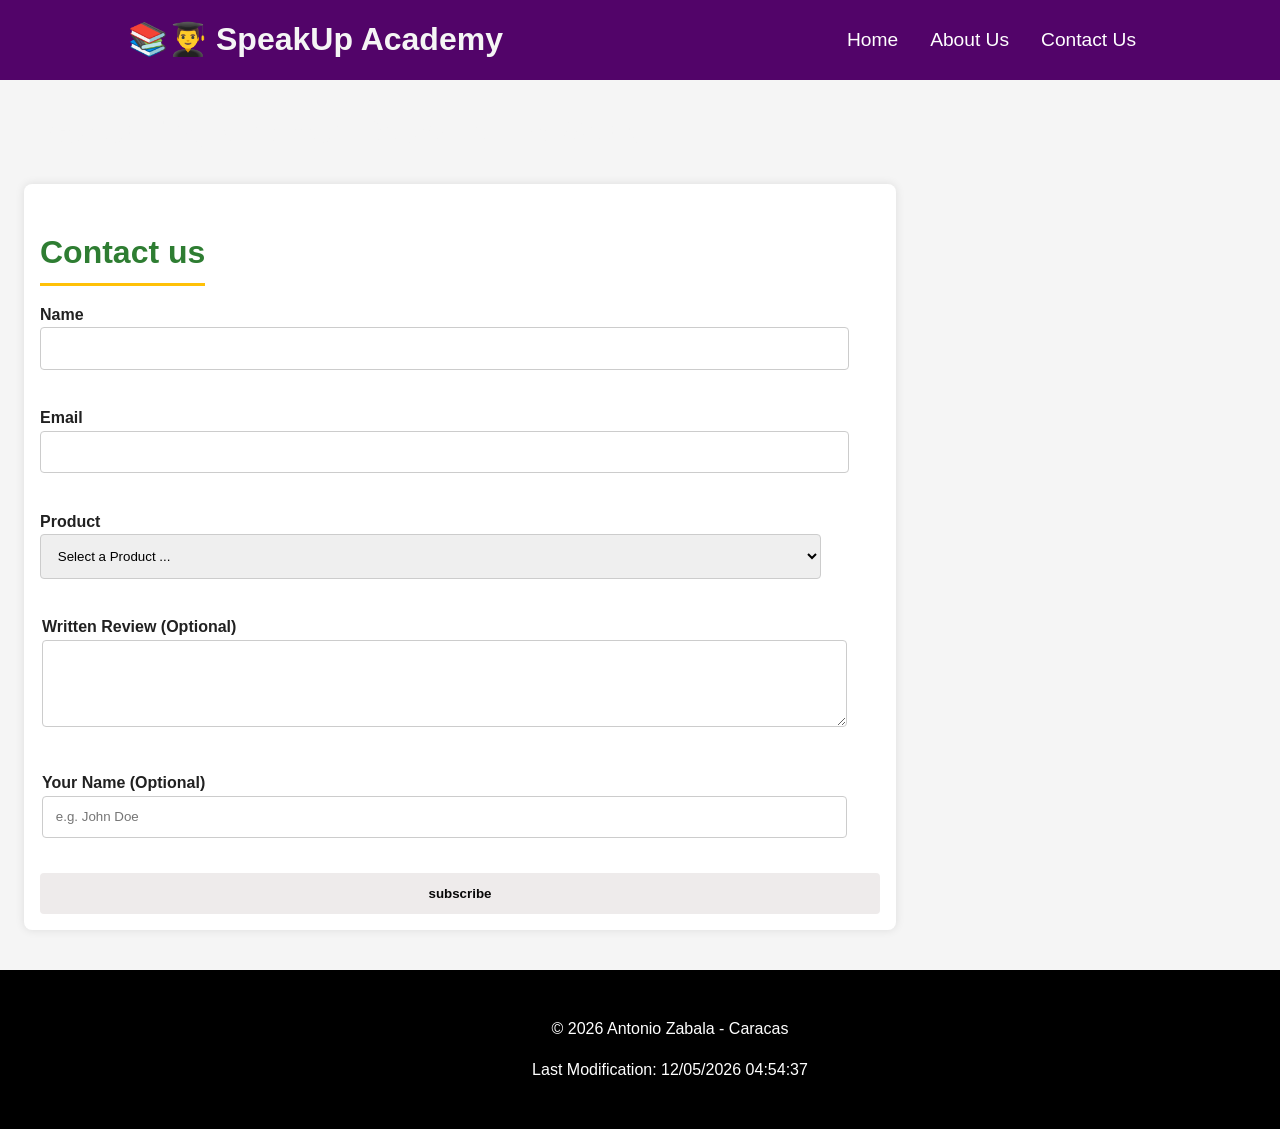
<file: project/contact.html>
<!DOCTYPE html>
<html lang="en">

<head>
    <meta charset="UTF-8">
    <meta name="viewport" content="width=device-width, initial-scale=1.0">
    <title>Project Document | Antonio Zabala</title>
    <meta name="description" content="WDD 131 - Dynamic Web Fundamentals - Antonio Zabala">
    <meta name="author" content="Antonio Zabala">

    <script src="scripts/main.js" defer></script>

    <link rel="preconnect" href="https://fonts.googleapis.com">
    <link rel="preconnect" href="https://fonts.gstatic.com" crossorigin>
    <link href="https://fonts.googleapis.com/css2?family=Roboto:ital,wght@0,100..900;1,100..900&display=swap"
        rel="stylesheet">

    <link rel="stylesheet" href="styles/main.css">
</head>

<body>
    <header>
        <div class="logo">
            <span class="logo-icon">📚👨‍🎓</span>
            <span class="logo-text">SpeakUp Academy</span>
        </div>
        <button id="menu" aria-label="Open navigation menu" aria-expanded="false">☰</button>
        <nav aria-label="Main Navigation">
            <ul>
                <li><a href="index.html">Home</a></li>
                <li><a href="about.html">About Us</a></li>
                <li><a href="contact.html">Contact Us</a></li>
            </ul>
        </nav>
    </header>
    <main>
        <section class="hero">
            <div class="hero-content">
                <h1>Master English Open Doors to the World</h1>
            </div>
       </section>
    <div class="contact">
        <h2>Contact us</h2>
       
        <form id="contact-form" method="get" action="thank.html">
            <div class="group">
                <label for="name">Name</label>
                <input type="text" id="name" name="name" required>
            </div>
    
            <div class="group">
                <label for="email">Email</label>
                <input type="text" id="email" name="email" required>
            </div>
    
            <div class="group">
                <label for="product">Product</label>
               
                <select id="product" name="product" required>
                    <option value="" disabled selected>Select a Product ...</option>
                </select>
            </div>
    
            
            <fieldset>
                <label for="review">Written Review (Optional)</label>
                <textarea name="review" id="review" rows="4" cols="50"></textarea>
            </fieldset>
    
            <fieldset>
                
                <label for="user_name">Your Name (Optional)</label>
                <input type="text" id="user_name" name="user_name" placeholder="e.g. John Doe">
            </fieldset>
    
            <input type="submit" value="subscribe">
        </form>
    </div>
    </main>
    <footer>
        <p>&copy; <span id="currentYear"></span> Antonio Zabala - Caracas</p>
        <p>Last Modification: <span id="lastModified"></span></p>
    </footer>
    </body>

</html>
</file>
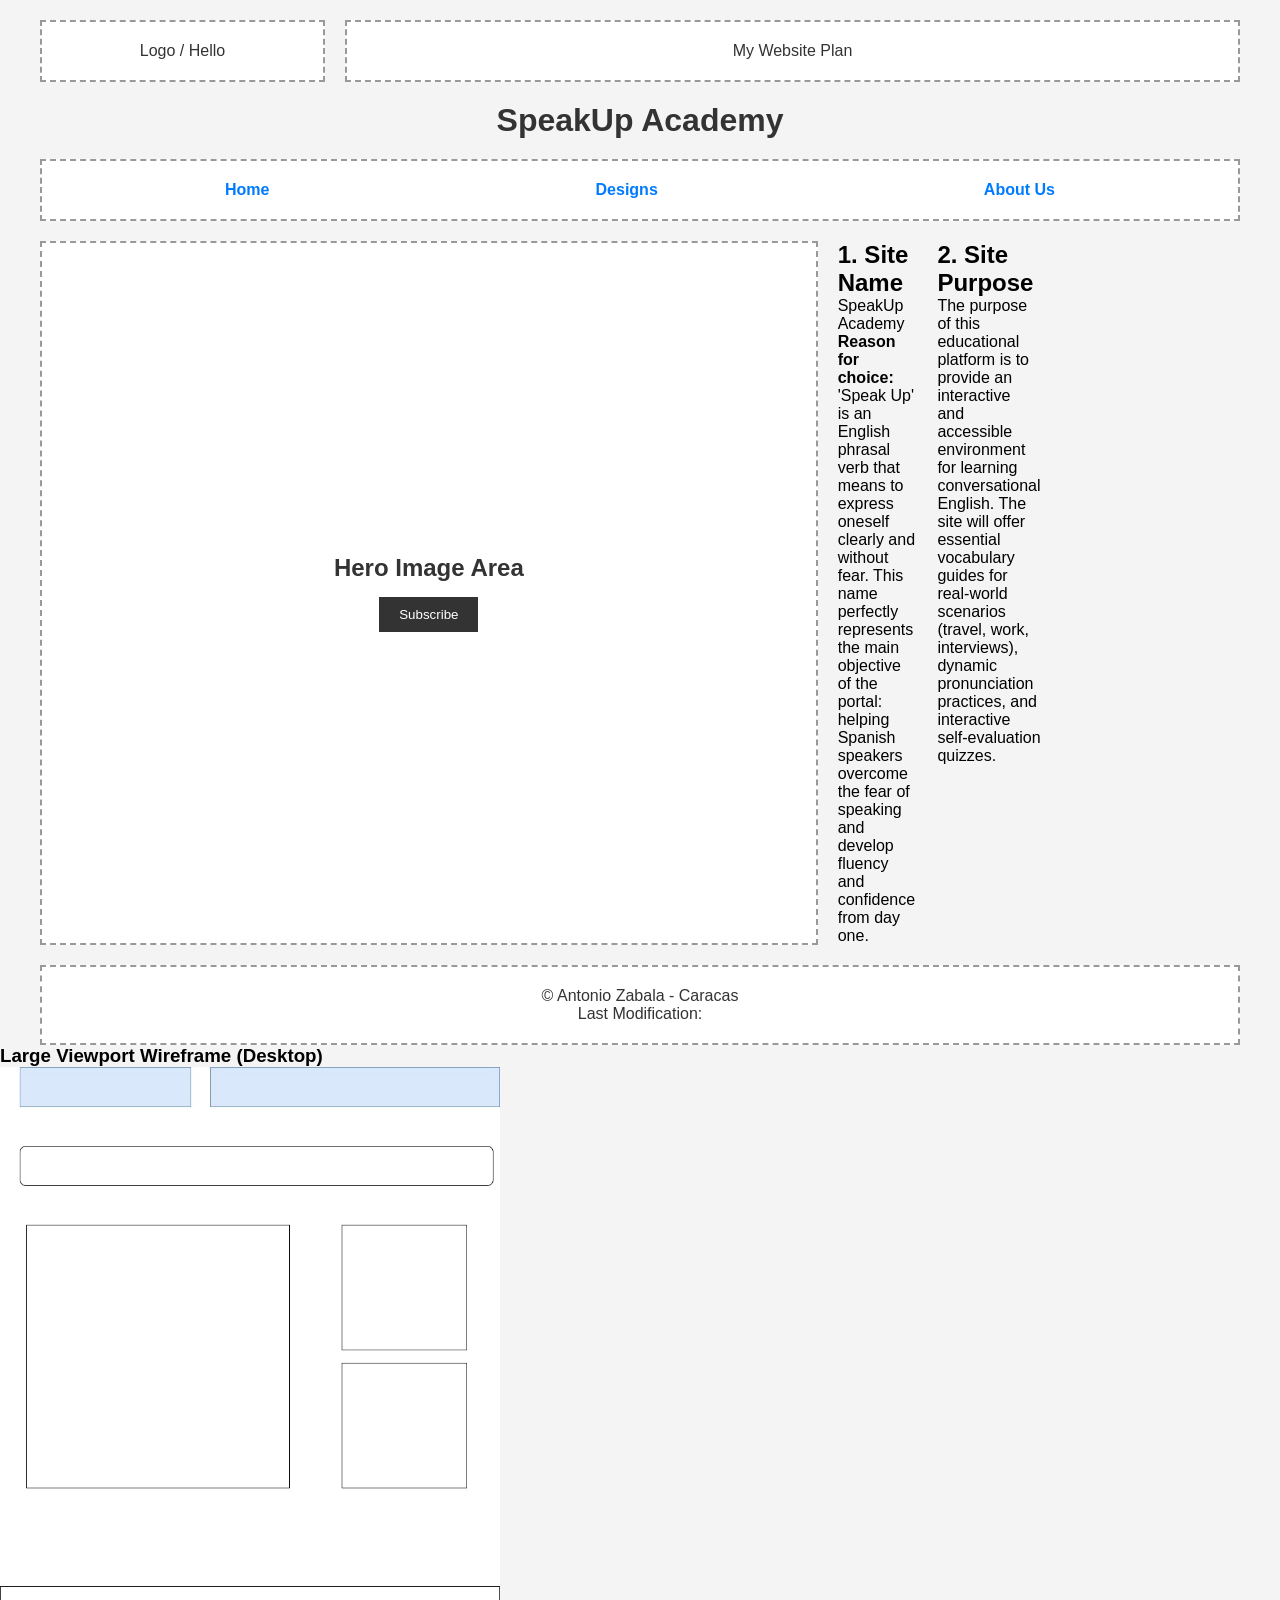
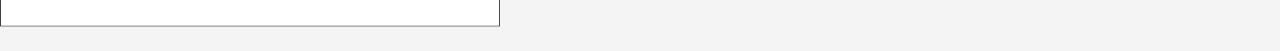
<file: project/siteplan.html>
<!DOCTYPE html>
<html lang="en">
<head>
    <meta charset="UTF-8">
    <meta name="viewport" content="width=device-width, initial-scale=1.0">
    <title>Project Document | Antonio Zabala</title>
    <meta name="description" content="WDD 131 - Dynamic Web Fundamentals - Antonio Zabala">
    <meta name="author" content="Antonio Zabala">
    
    <script src="scripts/main.js"></script>
    
    <link rel="preconnect" href="https://fonts.googleapis.com">
    <link rel="preconnect" href="https://fonts.gstatic.com" crossorigin>
    <link href="https://fonts.googleapis.com/css2?family=Roboto:ital,wght@0,100..900;1,100..900&display=swap"
        rel="stylesheet">
    
    <link rel="stylesheet" href="styles/siteplan.css">
    
</head>
    <body>
        <div class="container">
            <header class="row header-area">
                <div class="col-3 logo">Logo / Hello</div>
                <div class="col-9 title">My Website Plan</div>
            </header>

            <h1>SpeakUp Academy</h1>
    
            <div class="row">
                <nav class="col-12 bar">
                    <a href="#">Home</a>
                    <a href="#">Designs</a>
                    <a href="#">About Us</a>
                </nav>
            </div>
    
            <main class="row main-content">
                <div class="col-8 hero-box">
                    <h2>Hero Image Area</h2>
                    <button class="button">Subscribe</button>
                </div>
                <section class="plan-section">
                    <h2>1. Site Name</h2>
                    <p class="highlight">SpeakUp Academy</p>
                    <p><strong>Reason for choice:</strong> 'Speak Up' is an English phrasal verb that means to express oneself clearly
                        and without fear. This name perfectly represents the main objective of the portal: helping Spanish speakers
                        overcome the fear of speaking and develop fluency and confidence from day one.</p>
                </section>
                
                <!-- 5. Site Purpose -->
                <section class="plan-section">
                    <h2>2. Site Purpose</h2>
                    <p>The purpose of this educational platform is to provide an interactive and accessible environment for learning
                        conversational English. The site will offer essential vocabulary guides for real-world scenarios (travel, work,
                        interviews), dynamic pronunciation practices, and interactive self-evaluation quizzes.</p>
                </section>
            </main>
    
            <footer class="row footer">
                <div class="col-12">
                    <p>&copy; <span id="currentYear"></span> Antonio Zabala - Caracas</p>
                    <p>Last Modification: <span id="lastModified"></span></p>
                </div>
            </footer>
        </div>
        <div class="wireframe-item">
            <h3>Large Viewport Wireframe (Desktop)</h3>
            <img src="images/diagrama.jpg" alt="Desktop View Wireframe Sketch" width="500">
        </div>
    </body>
    
    </html>
</file>
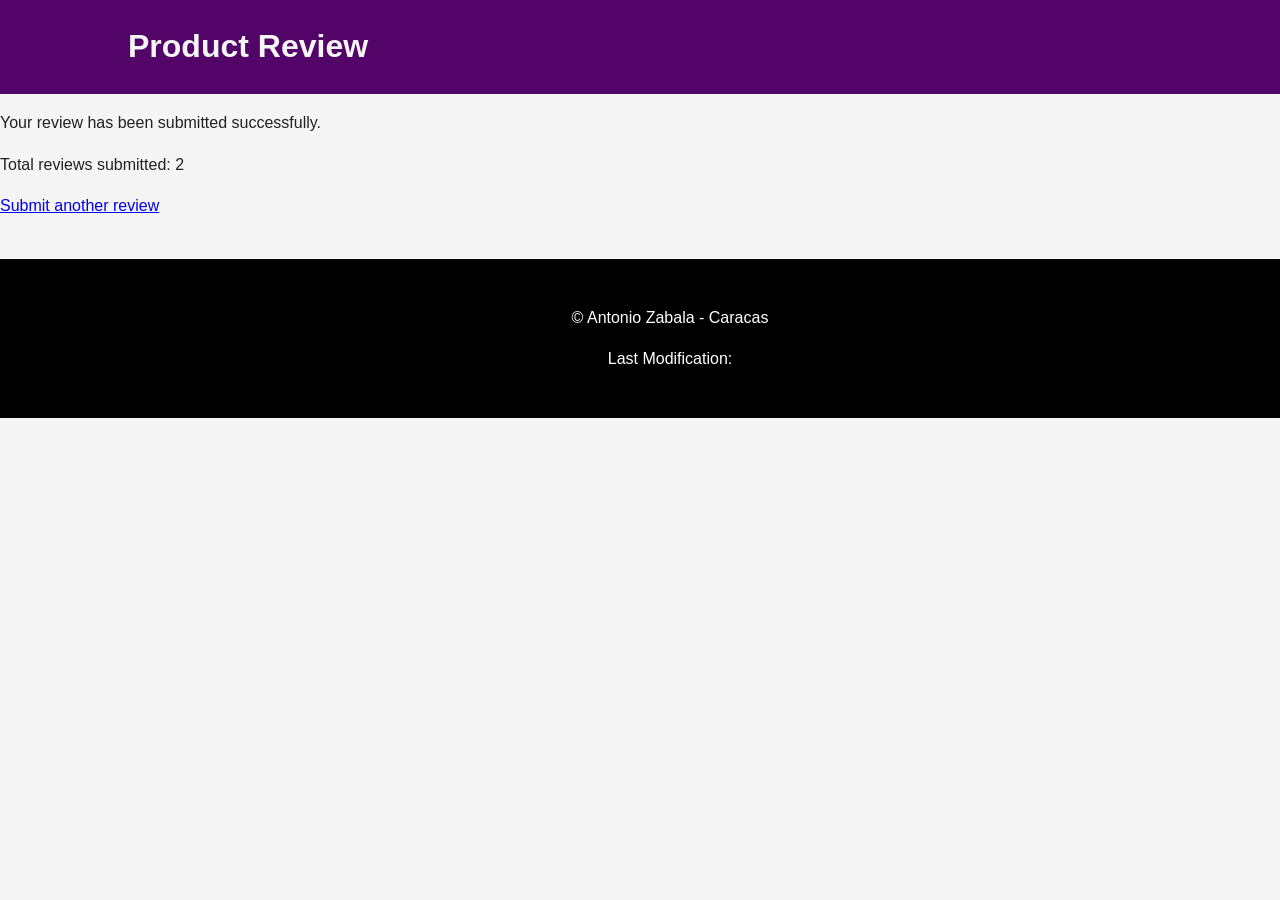
<file: project/thank.html>
<!DOCTYPE html>
<html lang="en">

<head>
    <meta charset="UTF-8">
    <meta name="viewport" content="width=device-width, initial-scale=1.0">
    <title>review confirmation</title>
    <link rel="stylesheet" href="styles/main.css">
    <script>document.addEventListener("DOMContentLoaded", () => {

            let reviewCount = parseInt(localStorage.getItem("reviewCounter")) || 0;
            reviewCount += 1;
            localStorage.setItem("reviewCounter", reviewCount);
            const displayElement = document.getElementById("reviewDisplay");
            if (displayElement) {
                displayElement.textContent = reviewCount;
            }
        });</script>
</head>

<body>
    <header>
        <h1>Product Review</h1>
    </header>
    <main>
        <p>Your review has been submitted successfully.</p>

        <p>Total reviews submitted: <span id="reviewDisplay">0</span></p>
        <a href="form.html">Submit another review</a>
    </main>
    <footer>
        <p>&copy; <span id="currentYear"></span> Antonio Zabala - Caracas</p>
        <p>Last Modification: <span id="lastModified"></span></p>
    </footer>

</body>

</html>
</file>
<file: styles/base.css>
* {
    margin: 0;
    padding: 0;
    box-sizing: border-box;
}

body {
    font-family: "Sansita", sans-serif;
    margin: 0;
    padding: 0;
    line-height: 1.6;
    color: #333
}


header {
    background-color: #2e5a88;;
    color: white;
    text-align: center;
    font-size: 2.2rem;
}
main{
    font-family: "Sansita", sans-serif;
    margin: 0;
    padding: 0;
    line-height: 1.6;
    color: #333
}

.course-title {
    background-color: #2e5a88;
    font-size: 1.2rem;
    border-bottom: 1px solid #ffffff33;
}

nav ul {
    list-style-type: none;
    display: flex;
    justify-content: space-around;
    background-color: #000;
}

nav a {
    display: block;
    color: #fff;
    text-align: center;
    padding: 1rem;
    text-decoration: none;
    font-size: 1.2rem;
}

nav a:hover {
    text-decoration: underline;
}
h1 {
    text-align: center;
    margin: 30px 0;
    font-size: 2.5rem;
}
.grid-container {
    display: grid;
    gap: 10px;
    margin: 0 auto;
    padding: 0 150px;
    grid-template-columns: 1fr 1fr;
    top: 30px;
    left: 30px;
    position: relative;
}
.card-header {
    background-color: #2e5a88;
    color: white;
    padding: 10px;
    text-align: center;
    font-weight: bold;
}
.card {
    flex: 1;
    border: 1px solid #2e5a88;
    border-radius: 10px;
    overflow: hidden;

}

.card-content{
    padding: 70px;
}
.profile-img {
    float: right;
    width: 120px;
    margin-left: 15px;
    border: 1px solid #ccc;
}
.flag {
    float: left;   
    width: 100px;
    margin-left: 0px;
    border: 1px solid #ccc;
}
h2{
    text-align: center;
    margin: 30px 0;
    font-size: 1.5rem;
}
footer {
    background-color: #2e5a88;
    color: white;
    text-align: center;
    padding: 15px;
    margin-top: 40px;
}
</file>
<file: project/styles/main.css>
/* ==========================================================================
   1. ESTILOS BASE / MOBILE-FIRST (Aplica a celulares desde 320px en adelante)
   ========================================================================== */
html,
body {
  margin: 0;
  padding: 0;
  width: 100%;
  overflow-x: hidden;
}

body {
  font-family: "Open Sans", sans-serif;
  color: #212121;
  background-color: #f5f5f5;
  line-height: 1.6;
}

header {
  background-color: #000;
  color: #fff;
  display: flex;
  flex-direction: column;
  justify-content: center;
  align-items: center;
  padding: 1rem 5%;
  min-height: 80px;
}

.logo {
  display: flex;
  align-items: center;
  gap: 0.5rem;
  font-size: 1.8rem;
  font-weight: bold;
}

.logo-text {
  color: #f5f5f5;
}

#menu {
  display: block;
  font-size: 2.5rem;
  background: none;
  border: none;
  color: white;
  cursor: pointer;
  padding: 0.5rem;
  order: 1;
}

nav {
  display: none;
  width: 100%;
  order: 3;
}

nav.open {
  display: block;
  text-align: center;
  background-color: #000;
}

nav ul {
  list-style: none;
  display: flex;
  flex-direction: column;
  align-items: center;
  padding: 0;
  margin: 0;
}

nav a {
  display: block;
  color: #fff;
  text-align: center;
  padding: 1rem;
  text-decoration: none;
  font-size: larger;
  width: 100%;
}

h2,h3 {
    font-size: 1.75rem;
    margin-bottom: 1rem;
    color: #2E7D32;
    border-bottom: 3px solid #FFC107;
    display: inline-block;
    padding-bottom: 0.3rem;
}

h1 {
  color: #f5f5f5;
  font-size: 1.8rem;
}

.hero-content h1 {
  font-size: 2rem;
  padding: 0 1rem;
}
.container-grid{
    display: grid;
    grid-template-columns: repeat(2, 1fr);
    gap: 25px ;
    margin: 3rem auto;
    padding: 2rem 0;
}
.container{
    display: grid;
    grid-template-columns: repeat(3, 1fr);
    gap: 1rem ;
    margin: 3rem 0 ;
    
    
}
main {
    width: 100%;
}
.card {
    background: white;
    border-radius: 12px;
    box-shadow: 0 4px 20px rgba(0, 0, 0, 0.1);
    overflow: hidden;
    display: flex;
    flex-direction: column;
}

.card-body {
    padding: 2rem;
}


.card-img-top {
    width: 100%;  
    object-fit: cover;
    display: block;
}

.col{
    background: white;
    padding: 2rem;
    border-radius: 12px;
    box-shadow: 0 4px 20px rgba(0, 0, 0, 0.1);
}

footer {
    background-color: #520469;
    color: white;
    text-align: center;
    padding: 30px;
    margin-top: 40px;
}

/* --- Formulario --- */
.contact {
  max-width: 840px;
  margin: 1.5rem;
  padding: 1rem;
  background: white;
  border-radius: 8px;
  box-shadow: 0 0 10px rgba(0, 0, 0, 0.1);
}

form {
  display: flex;
  flex-direction: column;
  gap: 1.8rem;
}

label,
legend {
  font-weight: bold;
  margin-bottom: 0.3rem;
}

select,
input[type="text"],
input[type="date"],
textarea {
  width: 93%;
  padding: 0.8rem;
  border: 1px solid #ccc;
  border-radius: 4px;
}

fieldset {
  border: none;
  padding: 0;
}

input[type="radio"],
input[type="checkbox"] {
  margin-right: 0.6rem;
}

textarea {
  resize: vertical;
}

input[type="submit"] {
  background: #eeebeb;
  color: rgb(8, 8, 8);
  padding: 0.8rem;
  border: none;
  border-radius: 4px;
  cursor: pointer;
  font-weight: bold;
}

footer {
  background-color: #000;
  color: white;
  text-align: center;
  padding: 30px;
  margin-top: 40px;
  width: 100%;
  display: block;
  clear: both;
}

/* ==========================================================================
   2. BREAKPOINT PANTALLAS MEDIANAS Y GRANDES (Tablets y Desktop >= 768px)
   ========================================================================== */
@media (min-width: 768px) {
  header {
    background-color: #520469;
    flex-direction: row;
    justify-content: space-between;
    padding: 0 10%;
  }

  .logo {
    font-size: 2rem;
  }

  #menu {
    display: none;
  }

  nav {
    display: block;
    width: auto;
  }

  nav ul {
    flex-direction: row;
    justify-content: flex-end;
  }

  nav a {
    padding: 1rem;
    width: auto;
  }

  h1 {
    font-size: 2rem;
  }

  h2,
  h3 {
    font-size: 2rem;
  }

  .container {
    display: grid;
    grid-template-columns: 1fr 1fr 1fr; 
    gap: 2rem;
    margin: 3rem auto;
    max-width: 1200px; 
    width: 90%;
  }

  .container-grid {
    display: grid;
    grid-template-columns: 1fr 1fr; 
    gap: 2rem;
    margin: 3rem auto;
    max-width: 1200px;
    width: 90%;
  }

  
  .col,
  .welcome,
  .site,
  .learning,
  .card-img-top {
    max-width: none; 
    height: 100%; 
    margin: 0;
  }

  
  .col img,
  .card-img-top img {
    max-width: 100%;
    height: auto;
    display: block;
    margin: 0 auto 1rem auto;
  }

  form {
    gap: 2.2rem;
  }
  footer {
    background-color: #520469;
    width: 100%;
    text-align: center;
    background-color: #000;
                    }

    .hero-content{
        font-size: 2rem;
        padding: 0 1rem;
    }

    .footer-content {
        grid-template-columns: 1fr;
    }

    .card,.col,.container,.contac, .container-grid
     {
        grid-template-columns: 1fr;
    }
        footer {
            background-color: #000;
            color: #fff;
        }
}
</file>
<file: styles/form.css>
* {
    margin: 0;
    padding: 0;
    box-sizing: border-box;
}

body {
    font-family: Arial, sans-serif;
    margin: 0;
    padding: 0;
    background: #f4f4f4;
    color: #333;
}

header {
    background: #3e0346;
    color: white;
    text-align: center;
    padding: 2rem;
}

main {
    max-width: 840px;
    margin: 2.5rem auto;
    padding: 1rem;
    background: white;
    border-radius: 8px;
    box-shadow: 0 0 10px rgba(0, 0, 0, 0.1);
}

form {
    display: flex;
    flex-direction: column;
    gap: 2.2rem;
}

label,
legend {
    font-weight: bold;
    margin-bottom: 0.3rem;
}

select,
input[type="text"],
input[type="date"],
textarea {
    width: 100%;
    padding: 0.6rem;
    border: 1px solid #ccc;
    border-radius: 4px;
}

fieldset {
    border: none;
    padding: 0;
}

input[type="radio"],
input[type="checkbox"] {
    margin-right: 0.4rem;
}

textarea {
    resize: vertical;
}

input[type="submit"] {
    background: #eeebeb;
    color: rgb(8, 8, 8);
    padding: 0.8rem;
    border: none;
    border-radius: 4px;
    cursor: pointer;
    font-weight: bold;
}

input[type="submit"]:hover {
    background: #1906c4;
}



footer {
    background: #3e0346;
    color: white;
    text-align: center;
    padding: 2rem;
    margin-top: 40px;
    font-size: 0.9rem;
}

footer p {
    margin: 0.3rem 0;
}
@media (max-width: 768px) {
    #menu {
        display: block;
        order: 2
    }

    header {
        display: flex;
        flex-direction: column;
        justify-content: center;
        align-items: center;
        padding: 1rem 5%;
        background-color: #000;
        color: #fff;
    }

    

    .container {
        grid-template-columns: 1fr;
        gap: 20px;
    }

    h1 {
        font-size: 1.5rem;
        margin-bottom: 10px;
    }

    footer {
        background-color: #000;
        color: #fff;
    }
}
</file>
<file: styles/place.css>
:root {

    --color-primary: #0d036de8;
    --color-text-light: #ffffff;
    --color-bg-card: #ffffff;
    --color-border: #f0f0f0;

    
    --font-main: "Fira Sans", sans-serif;
    --font-weight-light: 250;

    
    --shadow-card: 0 20px 40px rgba(0, 0, 0, 0.15);
    --shadow-mobile: 0 5px 15px rgba(0, 0, 0, 0.1);
    --border-radius-card: 20px;
}

* {
    margin: 0;
    padding: 0;
    box-sizing: border-box;
}

body {
    font-family: "var(--font-main)";
    font-weight: var(--font-weight-light);
    font-style: normal;
    min-height: 100vh;
    display: flex;
    flex-direction: column;
}

main {
    width: 100%;
    flex-grow: 1;
}

.hero-section {
    position: relative;
    width: 100%;
}

header {
    display: flex;
    align-items: center;
    justify-content: center;
    background-color: var(--color-primary);
    color: var(--color-text-light);
    padding: 2rem 3rem;
}


.hero img {
    width: 100%;
    height: auto;
    display: block;
}

.data-card {
    background: var(--color-bg-card);
    border-radius: var(--border-radius-card);
    padding: 15px;
    margin: 1rem;
    box-shadow: var(--shadow-card);
    width: 300px;
    position: absolute;
    left: 100px;
    top: 300px;
    }

.weather {
    background: var(--color-bg-card);
    border-radius: var(--border-radius-card);
    padding: 15px;
    box-shadow: var(--shadow-card);
    width: 300px;
    position: absolute;
    right: 70px;
    top: 1170px;
}
 
.card-title {
    display: flex;
    align-items: center;
    margin: 15px;
}

.weather-icon::after{
    filter: brightness(0) invert(0.7);
}

.row {
    display: grid;
    grid-template-columns: 100px 100px;
    align-items: center;
    text-align: center;
    padding: 12px 0;
    border-bottom: 1px solid var(--color-border);
}

footer {
    background-color: var(--color-primary);
    color: var(--color-text-light);
    text-align: center;
    padding: 1.5rem;

}

#lastModified {
    color: var(--color-text-light);
    font-size: 0.9rem;
    margin-top: 5px;
}
</file>
<file: styles/large-place.css>
@media (max-width: 708px) {

    .data-card,
    .weather {
        position: static;
        width: 90%;
        margin: 1.5rem auto;
        box-shadow: var(--shadow-mobile);
    }
        header {
            display: flex;
            flex-direction: column;
            justify-content: center;
            align-items: center;
            padding: 1rem 5%;
            background-color: #000;
            color: #fff;
        }
footer {
        background-color: #000;
         color: #fff;
        }
}
</file>
<file: styles/temples.css>
* {
    margin: 0;
    padding: 0;
    box-sizing: border-box;
}

body {
    font-family: "Sansita", sans-serif;
}
 header {
     background-color: #520469;
     display: flex;
     align-items: center;
     justify-content: space-between;
     padding: 0 10%;
     min-height: 80px;
 }
 #menu {
     display: none;
     font-size: 2.5rem;
     background: none;
     border: none;
     color: white;
     cursor: pointer;
     padding: 0.5rem;
 }


header,
main {
    margin: 0px auto;
}

h1 {
    font-size: 2rem;
    color: #fff;
}

nav {
    background-color: #520469;
}

nav ul {
    list-style: none;
    display: flex;
    flex-direction: row;
    justify-content: flex-end;
}

nav a {
    display: block;
    color: #fff;
    text-align: center;
    padding: 1rem;
    text-decoration: none;
    font-size: larger;
    flex: 1 1 100%;
}

nav a:hover {

    color: #04AA6D;
}
.open li {
    display: block;
}


h2{
    text-align: center;
    margin: 30px 0;
    font-size: 2.5rem; 
}
.stdlf {
    font-weight: 700;
    border-bottom: 1px solid #777;
    margin-bottom: 1rem;          
}
section {
    margin: auto;
    max-width: 1500px;
    padding: 1.5rem;
}
.container {
    display: grid;
    grid-template-columns: repeat(3, 1fr);
    gap: 100px;
    text-align: center;
    padding: 20px;
    grid-gap: 25px;
}
figure {
    background-color: #fff;
}

img {
width: 100%;
height: 250px;
object-fit: cover;
}

.hover:hover {
    box-shadow: 0 0 50px #333;
}

footer {
    background-color: #520469;
    color: white;
    text-align: center;
    padding: 30px;
    margin-top: 40px;
}
</file>
<file: styles/temples-large.css>
@media (max-width: 768px) {
    #menu {
        display: block;
        order: 2
    }

header {
        display: flex;
        flex-direction: column;
        justify-content: center;
        align-items: center;
        padding: 1rem 5%;
        background-color: #000;
        color: #fff;
    }

        nav.open {
            display: flex;
            flex-direction: row;
            display: block;
            width: 100%;
            text-align: center;
            background-color: #000;
}
 nav ul {
     display: flex;
     flex-direction: column;
     align-items: center;
     padding: 0;
     margin: 0;
 }
    
nav {
     display: none;
    width: 100%;
    order: 3;
}

.container {
        grid-template-columns: 1fr;
        gap: 20px;
}

h1 {
    font-size: 1.5rem;
    margin-bottom: 10px;
    }

h2 {
        font-size: 1.8rem;
    }

footer {
        background-color: #000;
        color: #fff;
    }
}
</file>
<file: project/styles/siteplan.css>
*,
*::before,
*::after {
    box-sizing: border-box;
    margin: 0;
    padding: 0;
}
.wireframe-itemitem{
display: flex;
flex-direction: column;
margin-left: auto;
margin-right: auto;
}
body {
    min-height: 100vh;
    font-family: "Lucida Sans", Geneva, Verdana, sans-serif;
    background-color: #f4f4f4;
    padding: 20px 0;
}

/* 2. CONTENEDOR GLOBAL */
.container {
    width: 95%;
    max-width: 1200px;
    margin: 0 auto;
    display: flex;
    flex-direction: column;
    gap: 20px;
}

h1 {
    text-align: center;
    color: #333;
}


.row {
    display: grid;
    grid-template-columns: repeat(12, 1fr);
    gap: 20px;
}

.col-12 {
    grid-column: span 12;
}

.col-9 {
    grid-column: span 9;
}

.col-8 {
    grid-column: span 8;
}

.col-4 {
    grid-column: span 4;
}

.col-3 {
    grid-column: span 3;
}

.header-area div,
.bar,
.hero-box,
.footer div {
    background-color: #ffffff;
    border: 2px dashed #999;
    padding: 20px;
    text-align: center;
    color: #333;
}


.header-area {
    align-items: center;
}


.bar {
    display: flex;
    justify-content: space-around;
}

.bar a {
    text-decoration: none;
    color: #007bff;
    font-weight: bold;
}


.main-content {
    justify-content: center;
}

.hero-box {
    min-height: 250px;
    display: flex;
    flex-direction: column;
    justify-content: center;
    align-items: center;
    gap: 15px;
}

.button {
    padding: 10px 20px;
    cursor: pointer;
    background: #333;
    color: #fff;
    border: none;
}
</file>
